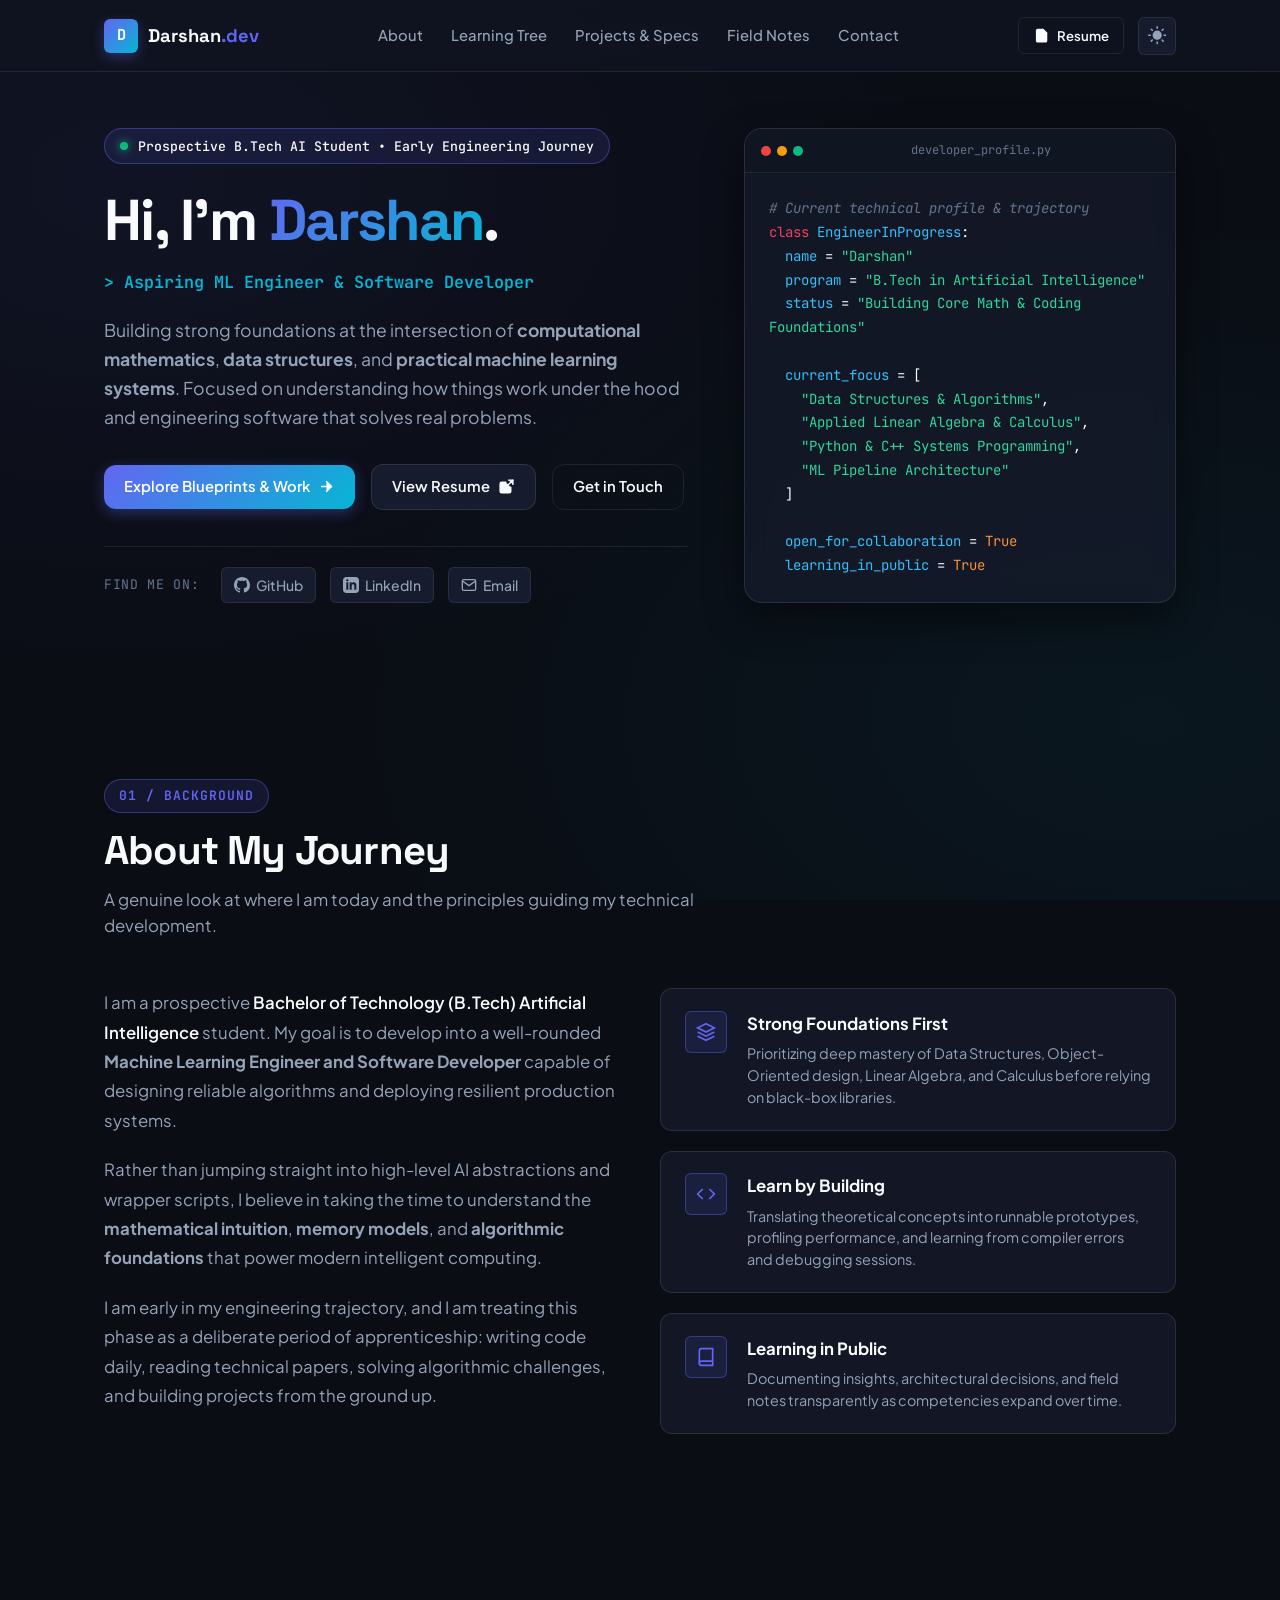
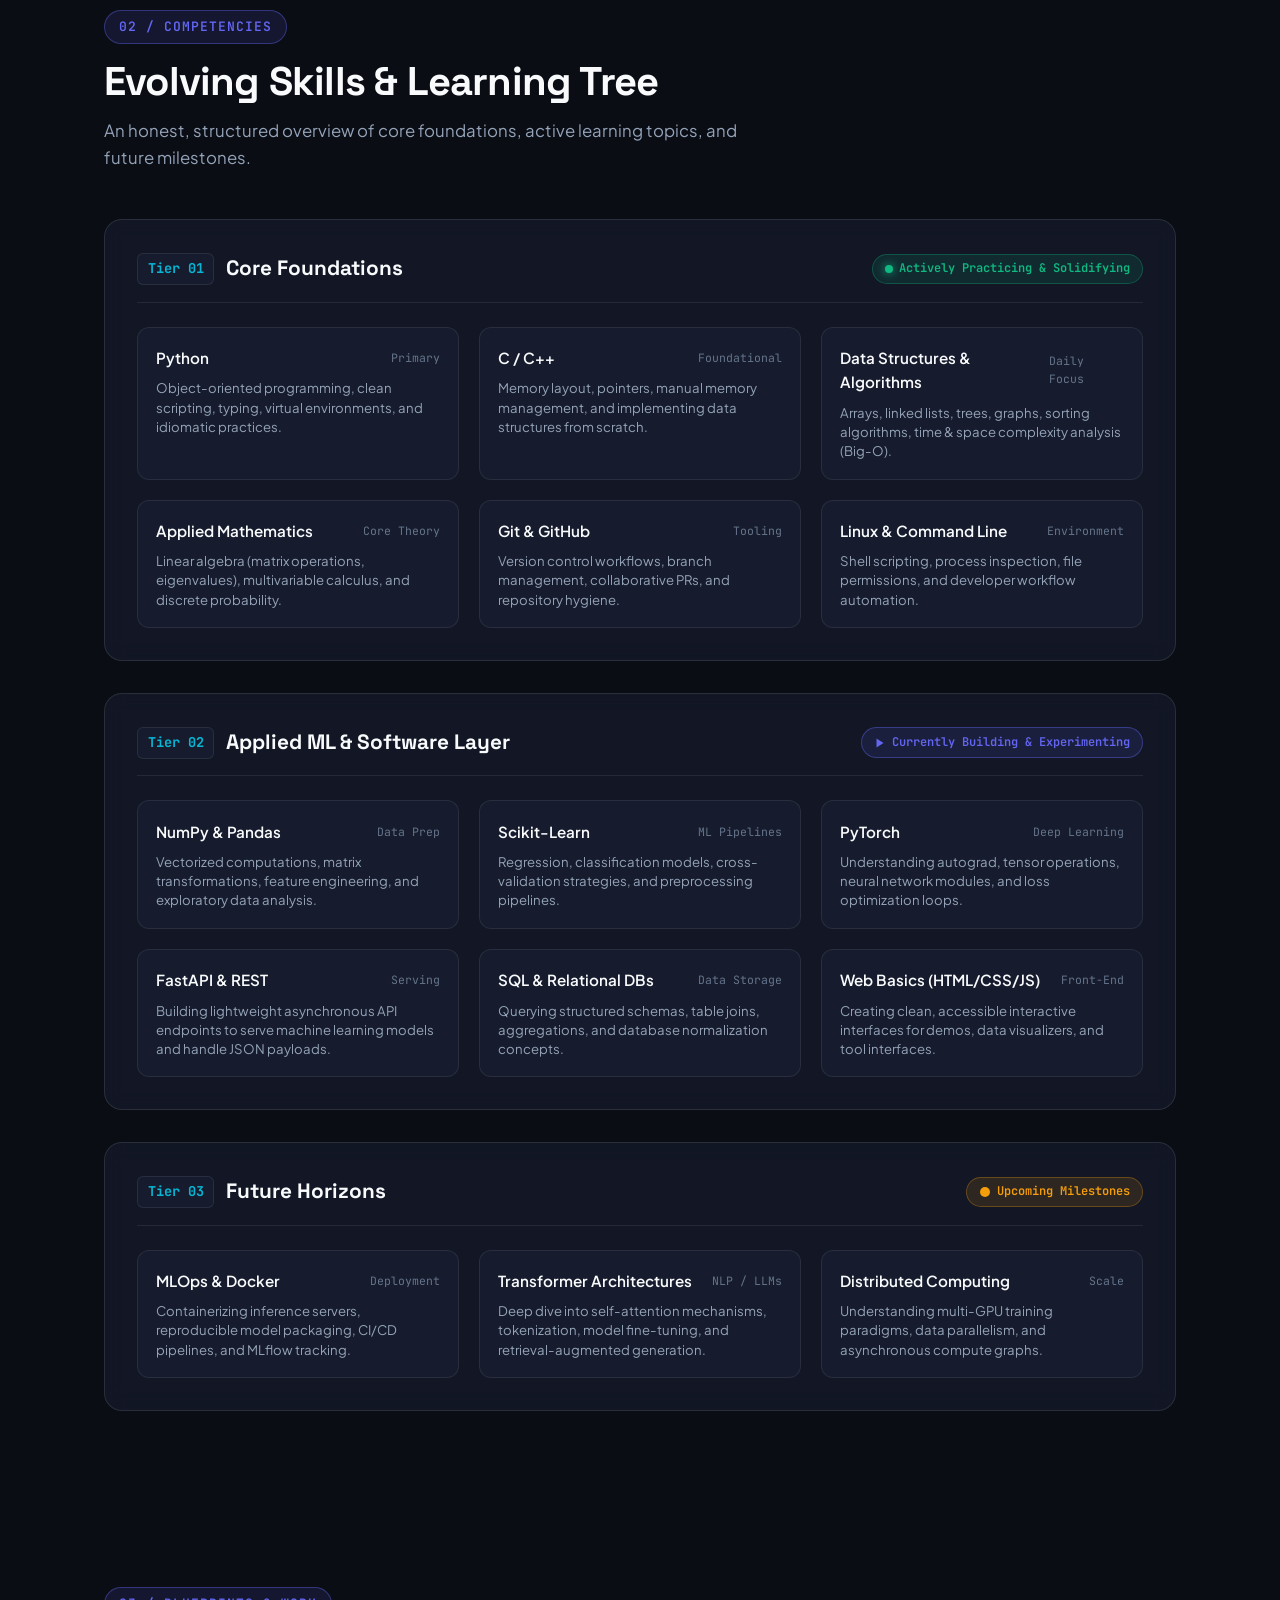
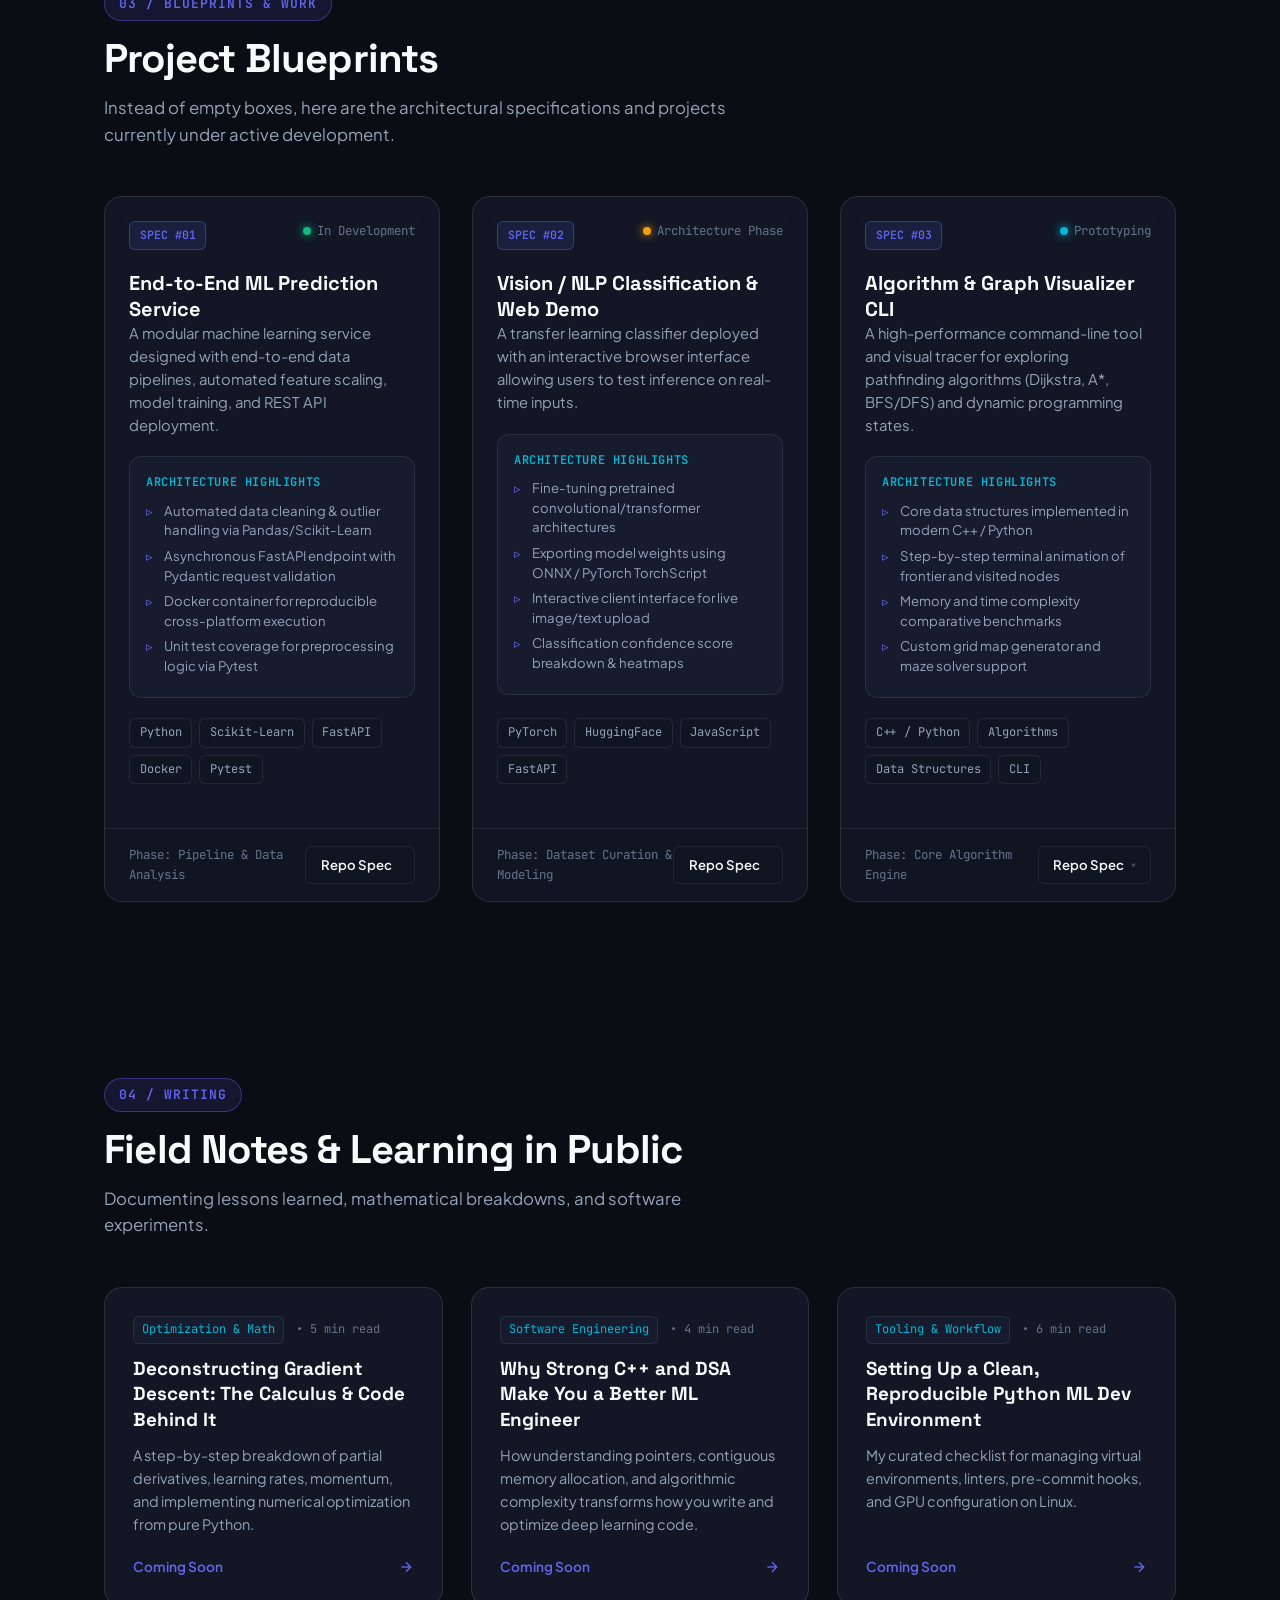
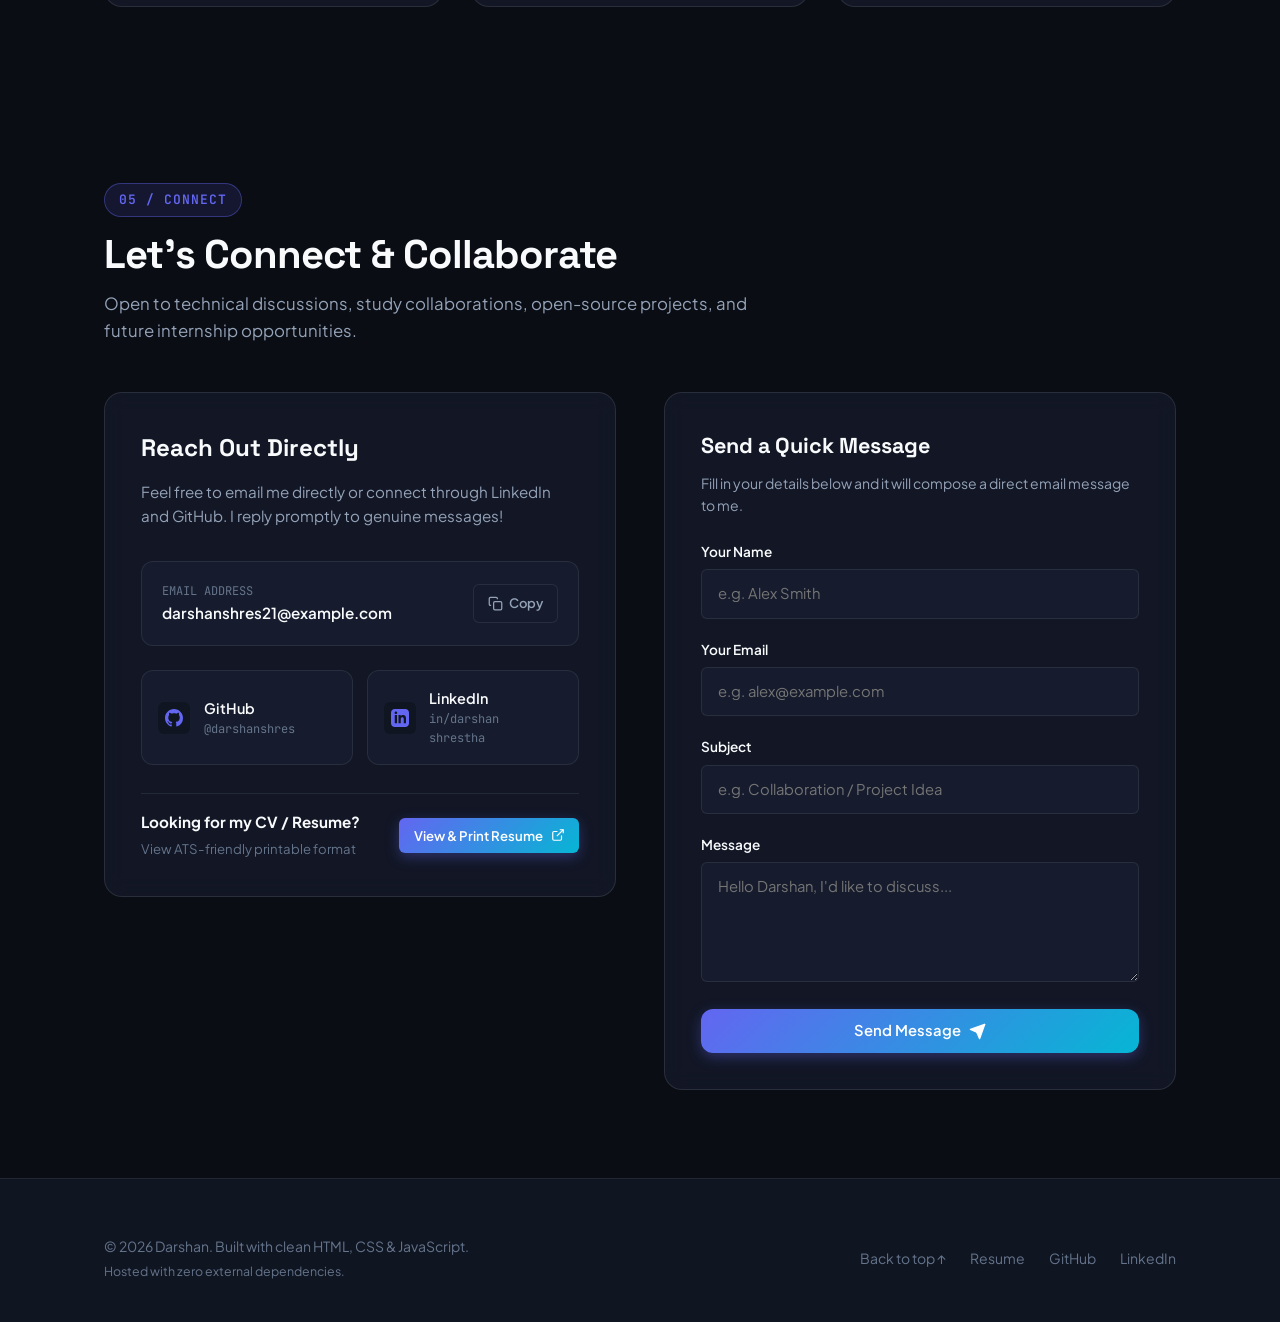
<file: index.html>
<!DOCTYPE html>
<html lang="en" data-theme="dark">
<head>
  <meta charset="UTF-8">
  <meta name="viewport" content="width=device-width, initial-scale=1.0">
  
  <!-- Primary Meta Tags -->
  <!-- EDIT: Replace with your actual name and preferred title -->
  <title>Darshan — Aspiring ML Engineer & B.Tech AI Student</title>
  <meta name="title" content="Darshan — Aspiring ML Engineer & B.Tech AI Student">
  <meta name="description" content="Forward-looking personal portfolio and learning roadmap of an aspiring Machine Learning Engineer and prospective B.Tech AI student.">
  <meta name="keywords" content="Machine Learning, AI, Software Engineering, Python, PyTorch, Data Structures, Portfolio, B.Tech AI">
  <meta name="author" content="Darshan">

  <!-- Open Graph / Social Sharing -->
  <meta property="og:type" content="website">
  <meta property="og:title" content="Darshan — Aspiring ML Engineer & B.Tech AI Student">
  <meta property="og:description" content="Forward-looking personal portfolio, evolving competencies, and project blueprints.">

  <!-- Stylesheet -->
  <link rel="stylesheet" href="css/style.css">
  <link rel="icon" href="data:image/svg+xml,<svg xmlns='http://www.w3.org/2000/svg' viewBox='0 0 100 100'><text y='.9em' font-size='90'>⚡</text></svg>">
</head>
<body>

  <!-- ==========================================================================
       Site Header / Navigation Bar
       ========================================================================== -->
  <header class="site-header" id="header">
    <div class="container nav-container">
      
      <!-- Brand / Logo -->
      <a href="#hero" class="brand-logo" aria-label="Home">
        <div class="logo-icon">D</div>
        <span>Darshan<span style="color: var(--accent-primary)">.dev</span></span>
      </a>

      <!-- Desktop Navigation Menu -->
      <nav class="nav-menu" id="nav-menu" aria-label="Main Navigation">
        <a href="#about" class="nav-link">About</a>
        <a href="#skills" class="nav-link">Learning Tree</a>
        <a href="#projects" class="nav-link">Projects & Specs</a>
        <a href="#notes" class="nav-link">Field Notes</a>
        <a href="#contact" class="nav-link">Contact</a>
      </nav>

      <!-- Right Action Controls -->
      <div class="nav-actions">
        <!-- Resume Link -->
        <a href="resume.html" target="_blank" rel="noopener" class="btn btn-outline btn-sm">
          <svg class="btn-icon" viewBox="0 0 24 24" fill="none" stroke="currentColor" stroke-width="2" stroke-linecap="round" stroke-linejoin="round">
            <path d="M14 2H6a2 2 0 0 0-2 2v16a2 2 0 0 0 2 2h12a2 2 0 0 0 2-2V8z"></path>
            <polyline points="14 2 14 8 20 8"></polyline>
            <line x1="16" y1="13" x2="8" y2="13"></line>
            <line x1="16" y1="17" x2="8" y2="17"></line>
            <polyline points="10 9 9 9 8 9"></polyline>
          </svg>
          <span>Resume</span>
        </a>

        <!-- Dark / Light Theme Toggle -->
        <button class="theme-toggle-btn" id="theme-toggle" aria-label="Toggle light/dark theme">
          <svg class="btn-icon" viewBox="0 0 24 24" fill="none" stroke="currentColor" stroke-width="2" stroke-linecap="round" stroke-linejoin="round">
            <circle cx="12" cy="12" r="5"></circle>
            <line x1="12" y1="1" x2="12" y2="3"></line>
            <line x1="12" y1="21" x2="12" y2="23"></line>
            <line x1="4.22" y1="4.22" x2="5.64" y2="5.64"></line>
            <line x1="18.36" y1="18.36" x2="19.78" y2="19.78"></line>
            <line x1="1" y1="12" x2="3" y2="12"></line>
            <line x1="21" y1="12" x2="23" y2="12"></line>
            <line x1="4.22" y1="19.78" x2="5.64" y2="18.36"></line>
            <line x1="18.36" y1="5.64" x2="19.78" y2="4.22"></line>
          </svg>
        </button>

        <!-- Mobile Drawer Menu Toggle Button -->
        <button class="mobile-menu-btn" id="mobile-menu-toggle" aria-label="Open Navigation Menu" aria-expanded="false">
          <svg width="22" height="22" viewBox="0 0 24 24" fill="none" stroke="currentColor" stroke-width="2" stroke-linecap="round" stroke-linejoin="round">
            <line x1="3" y1="12" x2="21" y2="12"></line>
            <line x1="3" y1="6" x2="21" y2="6"></line>
            <line x1="3" y1="18" x2="21" y2="18"></line>
          </svg>
        </button>
      </div>

    </div>
  </header>

  <!-- ==========================================================================
       1. Hero Section
       ========================================================================== -->
  <section class="section hero-section" id="hero">
    <div class="container hero-grid">
      
      <!-- Left Column: Bio & Core Pitch -->
      <div class="hero-content">
        
        <!-- Live Status Pill -->
        <div class="hero-status">
          <span class="status-dot"></span>
          <span>Prospective B.Tech AI Student &bull; Early Engineering Journey</span>
        </div>

        <!-- Main Headline -->
        <!-- EDIT: Update your name or tagline -->
        <h1 class="hero-title">
          Hi, I'm <span class="gradient-text">Darshan</span>.
        </h1>
        
        <div class="hero-role">
          <span>&gt; Aspiring ML Engineer &amp; Software Developer</span>
        </div>

        <p class="hero-desc">
          Building strong foundations at the intersection of <strong>computational mathematics</strong>, 
          <strong>data structures</strong>, and <strong>practical machine learning systems</strong>. 
          Focused on understanding how things work under the hood and engineering software that solves real problems.
        </p>

        <!-- Hero Actions -->
        <div class="hero-cta-group">
          <a href="#projects" class="btn btn-primary">
            <span>Explore Blueprints &amp; Work</span>
            <svg class="btn-icon" viewBox="0 0 24 24" fill="none" stroke="currentColor" stroke-width="2" stroke-linecap="round" stroke-linejoin="round">
              <line x1="5" y1="12" x2="19" y2="12"></line>
              <polyline points="12 5 19 12 12 19"></polyline>
            </svg>
          </a>
          <a href="resume.html" target="_blank" rel="noopener" class="btn btn-secondary">
            <span>View Resume</span>
            <svg class="btn-icon" viewBox="0 0 24 24" fill="none" stroke="currentColor" stroke-width="2" stroke-linecap="round" stroke-linejoin="round">
              <path d="M18 13v6a2 2 0 0 1-2 2H5a2 2 0 0 1-2-2V8a2 2 0 0 1 2-2h6"></path>
              <polyline points="15 3 21 3 21 9"></polyline>
              <line x1="10" y1="14" x2="21" y2="3"></line>
            </svg>
          </a>
          <a href="#contact" class="btn btn-outline">
            <span>Get in Touch</span>
          </a>
        </div>

        <!-- Social Quick Bar -->
        <div class="hero-social-row">
          <span class="hero-social-label">Find me on:</span>
          
          <!-- EDIT: Update your social URLs -->
          <a href="https://github.com" target="_blank" rel="noopener" class="social-link-btn">
            <svg width="16" height="16" fill="currentColor" viewBox="0 0 24 24"><path d="M12 0C5.37 0 0 5.37 0 12c0 5.31 3.435 9.795 8.205 11.385.6.105.825-.255.825-.57 0-.285-.015-1.23-.015-2.235-3.015.555-3.795-.735-4.035-1.41-.135-.345-.72-1.41-1.23-1.695-.42-.225-1.02-.78-.015-.795.945-.015 1.62.87 1.845 1.23 1.08 1.815 2.805 1.305 3.495.99.105-.78.42-1.305.765-1.605-2.67-.3-5.46-1.335-5.46-5.925 0-1.305.465-2.385 1.23-3.225-.12-.3-.54-1.53.12-3.18 0 0 1.005-.315 3.3 1.23.96-.27 1.98-.405 3-.405s2.04.135 3 .405c2.295-1.56 3.3-1.23 3.3-1.23.66 1.65.24 2.88.12 3.18.765.84 1.23 1.905 1.23 3.225 0 4.605-2.805 5.625-5.475 5.925.435.375.81 1.095.81 2.22 0 1.605-.015 2.895-.015 3.3 0 .315.225.69.825.57A12.02 12.02 0 0024 12c0-6.63-5.37-12-12-12z"/></svg>
            <span>GitHub</span>
          </a>

          <a href="https://linkedin.com" target="_blank" rel="noopener" class="social-link-btn">
            <svg width="16" height="16" fill="currentColor" viewBox="0 0 24 24"><path d="M19 0h-14c-2.761 0-5 2.239-5 5v14c0 2.761 2.239 5 5 5h14c2.762 0 5-2.239 5-5v-14c0-2.761-2.238-5-5-5zm-11 19h-3v-11h3v11zm-1.5-12.268c-.966 0-1.75-.79-1.75-1.764s.784-1.764 1.75-1.764 1.75.79 1.75 1.764-.783 1.764-1.75 1.764zm13.5 12.268h-3v-5.604c0-3.368-4-3.113-4 0v5.604h-3v-11h3v1.765c1.396-2.586 7-2.777 7 2.476v6.759z"/></svg>
            <span>LinkedIn</span>
          </a>

          <a href="mailto:darshan@example.com" class="social-link-btn">
            <svg width="16" height="16" fill="none" stroke="currentColor" stroke-width="2" viewBox="0 0 24 24"><path d="M4 4h16c1.1 0 2 .9 2 2v12c0 1.1-.9 2-2 2H4c-1.1 0-2-.9-2-2V6c0-1.1.9-2 2-2z"></path><polyline points="22,6 12,13 2,6"></polyline></svg>
            <span>Email</span>
          </a>
        </div>

      </div>

      <!-- Right Column: Interactive Code Snapshot -->
      <div class="hero-code-card">
        <div class="terminal-header">
          <div class="terminal-dots">
            <span class="terminal-dot dot-red"></span>
            <span class="terminal-dot dot-yellow"></span>
            <span class="terminal-dot dot-green"></span>
          </div>
          <span class="terminal-title">developer_profile.py</span>
          <span></span>
        </div>
        <div class="terminal-body">
          <p><span class="code-comment"># Current technical profile &amp; trajectory</span></p>
          <p><span class="code-keyword">class</span> <span class="code-var">EngineerInProgress</span>:</p>
          <p>&nbsp;&nbsp;<span class="code-var">name</span> = <span class="code-str">"Darshan"</span></p>
          <p>&nbsp;&nbsp;<span class="code-var">program</span> = <span class="code-str">"B.Tech in Artificial Intelligence"</span></p>
          <p>&nbsp;&nbsp;<span class="code-var">status</span> = <span class="code-str">"Building Core Math &amp; Coding Foundations"</span></p>
          <br>
          <p>&nbsp;&nbsp;<span class="code-var">current_focus</span> = [</p>
          <p>&nbsp;&nbsp;&nbsp;&nbsp;<span class="code-str">"Data Structures &amp; Algorithms"</span>,</p>
          <p>&nbsp;&nbsp;&nbsp;&nbsp;<span class="code-str">"Applied Linear Algebra &amp; Calculus"</span>,</p>
          <p>&nbsp;&nbsp;&nbsp;&nbsp;<span class="code-str">"Python &amp; C++ Systems Programming"</span>,</p>
          <p>&nbsp;&nbsp;&nbsp;&nbsp;<span class="code-str">"ML Pipeline Architecture"</span></p>
          <p>&nbsp;&nbsp;]</p>
          <br>
          <p>&nbsp;&nbsp;<span class="code-var">open_for_collaboration</span> = <span class="code-bool">True</span></p>
          <p>&nbsp;&nbsp;<span class="code-var">learning_in_public</span> = <span class="code-bool">True</span></p>
        </div>
      </div>

    </div>
  </section>

  <!-- ==========================================================================
       2. About Section
       ========================================================================== -->
  <section class="section" id="about">
    <div class="container">
      
      <div class="section-header">
        <span class="section-tag">01 / Background</span>
        <h2 class="section-title">About My Journey</h2>
        <p class="section-subtitle">
          A genuine look at where I am today and the principles guiding my technical development.
        </p>
      </div>

      <div class="about-grid">
        
        <!-- Left: Personal Story -->
        <div class="about-text">
          <p>
            I am a prospective <span class="about-highlight">Bachelor of Technology (B.Tech) Artificial Intelligence</span> student. 
            My goal is to develop into a well-rounded <strong>Machine Learning Engineer and Software Developer</strong> 
            capable of designing reliable algorithms and deploying resilient production systems.
          </p>
          <p>
            Rather than jumping straight into high-level AI abstractions and wrapper scripts, I believe in taking the time 
            to understand the <strong>mathematical intuition</strong>, <strong>memory models</strong>, and 
            <strong>algorithmic foundations</strong> that power modern intelligent computing.
          </p>
          <p>
            I am early in my engineering trajectory, and I am treating this phase as a deliberate period of apprenticeship: 
            writing code daily, reading technical papers, solving algorithmic challenges, and building projects from the ground up.
          </p>
        </div>

        <!-- Right: Core Philosophy Cards -->
        <div class="about-pillars">
          
          <div class="pillar-card">
            <div class="pillar-icon-box">
              <svg width="20" height="20" fill="none" stroke="currentColor" stroke-width="2" viewBox="0 0 24 24"><polygon points="12 2 2 7 12 12 22 7 12 2"></polygon><polyline points="2 17 12 22 22 17"></polyline><polyline points="2 12 12 17 22 12"></polyline></svg>
            </div>
            <div>
              <h3 class="pillar-title">Strong Foundations First</h3>
              <p class="pillar-desc">
                Prioritizing deep mastery of Data Structures, Object-Oriented design, Linear Algebra, and Calculus before relying on black-box libraries.
              </p>
            </div>
          </div>

          <div class="pillar-card">
            <div class="pillar-icon-box">
              <svg width="20" height="20" fill="none" stroke="currentColor" stroke-width="2" viewBox="0 0 24 24"><polyline points="16 18 22 12 16 6"></polyline><polyline points="8 6 2 12 8 18"></polyline></svg>
            </div>
            <div>
              <h3 class="pillar-title">Learn by Building</h3>
              <p class="pillar-desc">
                Translating theoretical concepts into runnable prototypes, profiling performance, and learning from compiler errors and debugging sessions.
              </p>
            </div>
          </div>

          <div class="pillar-card">
            <div class="pillar-icon-box">
              <svg width="20" height="20" fill="none" stroke="currentColor" stroke-width="2" viewBox="0 0 24 24"><path d="M4 19.5A2.5 2.5 0 0 1 6.5 17H20"></path><path d="M6.5 2H20v20H6.5A2.5 2.5 0 0 1 4 19.5v-15A2.5 2.5 0 0 1 6.5 2z"></path></svg>
            </div>
            <div>
              <h3 class="pillar-title">Learning in Public</h3>
              <p class="pillar-desc">
                Documenting insights, architectural decisions, and field notes transparently as competencies expand over time.
              </p>
            </div>
          </div>

        </div>

      </div>

    </div>
  </section>

  <!-- ==========================================================================
       3. Skills & Learning Roadmap Section
       ========================================================================== -->
  <section class="section" id="skills">
    <div class="container">
      
      <div class="section-header">
        <span class="section-tag">02 / Competencies</span>
        <h2 class="section-title">Evolving Skills &amp; Learning Tree</h2>
        <p class="section-subtitle">
          An honest, structured overview of core foundations, active learning topics, and future milestones.
        </p>
      </div>

      <div class="roadmap-container">
        
        <!-- Tier 1: Core Foundations -->
        <div class="tier-card">
          <div class="tier-header">
            <div class="tier-title-group">
              <span class="tier-number">Tier 01</span>
              <h3 class="tier-title">Core Foundations</h3>
            </div>
            <span class="tier-badge badge-active">
              <span class="status-dot"></span>
              Actively Practicing &amp; Solidifying
            </span>
          </div>

          <div class="skills-grid">
            <div class="skill-item">
              <div class="skill-header">
                <span class="skill-name">Python</span>
                <span class="skill-status-tag">Primary</span>
              </div>
              <p class="skill-desc">Object-oriented programming, clean scripting, typing, virtual environments, and idiomatic practices.</p>
            </div>

            <div class="skill-item">
              <div class="skill-header">
                <span class="skill-name">C / C++</span>
                <span class="skill-status-tag">Foundational</span>
              </div>
              <p class="skill-desc">Memory layout, pointers, manual memory management, and implementing data structures from scratch.</p>
            </div>

            <div class="skill-item">
              <div class="skill-header">
                <span class="skill-name">Data Structures &amp; Algorithms</span>
                <span class="skill-status-tag">Daily Focus</span>
              </div>
              <p class="skill-desc">Arrays, linked lists, trees, graphs, sorting algorithms, time &amp; space complexity analysis (Big-O).</p>
            </div>

            <div class="skill-item">
              <div class="skill-header">
                <span class="skill-name">Applied Mathematics</span>
                <span class="skill-status-tag">Core Theory</span>
              </div>
              <p class="skill-desc">Linear algebra (matrix operations, eigenvalues), multivariable calculus, and discrete probability.</p>
            </div>

            <div class="skill-item">
              <div class="skill-header">
                <span class="skill-name">Git &amp; GitHub</span>
                <span class="skill-status-tag">Tooling</span>
              </div>
              <p class="skill-desc">Version control workflows, branch management, collaborative PRs, and repository hygiene.</p>
            </div>

            <div class="skill-item">
              <div class="skill-header">
                <span class="skill-name">Linux &amp; Command Line</span>
                <span class="skill-status-tag">Environment</span>
              </div>
              <p class="skill-desc">Shell scripting, process inspection, file permissions, and developer workflow automation.</p>
            </div>
          </div>
        </div>

        <!-- Tier 2: Currently Learning -->
        <div class="tier-card">
          <div class="tier-header">
            <div class="tier-title-group">
              <span class="tier-number">Tier 02</span>
              <h3 class="tier-title">Applied ML &amp; Software Layer</h3>
            </div>
            <span class="tier-badge badge-learning">
              <svg width="12" height="12" fill="currentColor" viewBox="0 0 24 24"><polygon points="5 3 19 12 5 21 5 3"></polygon></svg>
              Currently Building &amp; Experimenting
            </span>
          </div>

          <div class="skills-grid">
            <div class="skill-item">
              <div class="skill-header">
                <span class="skill-name">NumPy &amp; Pandas</span>
                <span class="skill-status-tag">Data Prep</span>
              </div>
              <p class="skill-desc">Vectorized computations, matrix transformations, feature engineering, and exploratory data analysis.</p>
            </div>

            <div class="skill-item">
              <div class="skill-header">
                <span class="skill-name">Scikit-Learn</span>
                <span class="skill-status-tag">ML Pipelines</span>
              </div>
              <p class="skill-desc">Regression, classification models, cross-validation strategies, and preprocessing pipelines.</p>
            </div>

            <div class="skill-item">
              <div class="skill-header">
                <span class="skill-name">PyTorch</span>
                <span class="skill-status-tag">Deep Learning</span>
              </div>
              <p class="skill-desc">Understanding autograd, tensor operations, neural network modules, and loss optimization loops.</p>
            </div>

            <div class="skill-item">
              <div class="skill-header">
                <span class="skill-name">FastAPI &amp; REST</span>
                <span class="skill-status-tag">Serving</span>
              </div>
              <p class="skill-desc">Building lightweight asynchronous API endpoints to serve machine learning models and handle JSON payloads.</p>
            </div>

            <div class="skill-item">
              <div class="skill-header">
                <span class="skill-name">SQL &amp; Relational DBs</span>
                <span class="skill-status-tag">Data Storage</span>
              </div>
              <p class="skill-desc">Querying structured schemas, table joins, aggregations, and database normalization concepts.</p>
            </div>

            <div class="skill-item">
              <div class="skill-header">
                <span class="skill-name">Web Basics (HTML/CSS/JS)</span>
                <span class="skill-status-tag">Front-End</span>
              </div>
              <p class="skill-desc">Creating clean, accessible interactive interfaces for demos, data visualizers, and tool interfaces.</p>
            </div>
          </div>
        </div>

        <!-- Tier 3: Future Horizons -->
        <div class="tier-card">
          <div class="tier-header">
            <div class="tier-title-group">
              <span class="tier-number">Tier 03</span>
              <h3 class="tier-title">Future Horizons</h3>
            </div>
            <span class="tier-badge badge-planned">
              <svg width="12" height="12" fill="currentColor" viewBox="0 0 24 24"><circle cx="12" cy="12" r="10"></circle></svg>
              Upcoming Milestones
            </span>
          </div>

          <div class="skills-grid">
            <div class="skill-item">
              <div class="skill-header">
                <span class="skill-name">MLOps &amp; Docker</span>
                <span class="skill-status-tag">Deployment</span>
              </div>
              <p class="skill-desc">Containerizing inference servers, reproducible model packaging, CI/CD pipelines, and MLflow tracking.</p>
            </div>

            <div class="skill-item">
              <div class="skill-header">
                <span class="skill-name">Transformer Architectures</span>
                <span class="skill-status-tag">NLP / LLMs</span>
              </div>
              <p class="skill-desc">Deep dive into self-attention mechanisms, tokenization, model fine-tuning, and retrieval-augmented generation.</p>
            </div>

            <div class="skill-item">
              <div class="skill-header">
                <span class="skill-name">Distributed Computing</span>
                <span class="skill-status-tag">Scale</span>
              </div>
              <p class="skill-desc">Understanding multi-GPU training paradigms, data parallelism, and asynchronous compute graphs.</p>
            </div>
          </div>
        </div>

      </div>

    </div>
  </section>

  <!-- ==========================================================================
       4. Planned & In-Progress Projects
       ========================================================================== -->
  <section class="section" id="projects">
    <div class="container">
      
      <div class="section-header">
        <span class="section-tag">03 / Blueprints &amp; Work</span>
        <h2 class="section-title">Project Blueprints</h2>
        <p class="section-subtitle">
          Instead of empty boxes, here are the architectural specifications and projects currently under active development.
        </p>
      </div>

      <div class="projects-grid">
        
        <!-- Project 1 Card -->
        <article class="project-card">
          <div class="project-card-header">
            <span class="project-blueprint-badge">Spec #01</span>
            <span class="project-status">
              <span class="status-dot"></span> In Development
            </span>
          </div>

          <div class="project-body">
            <h3 class="project-title">End-to-End ML Prediction Service</h3>
            <p class="project-summary">
              A modular machine learning service designed with end-to-end data pipelines, automated feature scaling, model training, and REST API deployment.
            </p>

            <div class="project-spec-box">
              <div class="spec-title">Architecture Highlights</div>
              <ul class="spec-list">
                <li>Automated data cleaning &amp; outlier handling via Pandas/Scikit-Learn</li>
                <li>Asynchronous FastAPI endpoint with Pydantic request validation</li>
                <li>Docker container for reproducible cross-platform execution</li>
                <li>Unit test coverage for preprocessing logic via Pytest</li>
              </ul>
            </div>

            <div class="project-tech-tags">
              <span class="tech-tag">Python</span>
              <span class="tech-tag">Scikit-Learn</span>
              <span class="tech-tag">FastAPI</span>
              <span class="tech-tag">Docker</span>
              <span class="tech-tag">Pytest</span>
            </div>
          </div>

          <div class="project-footer">
            <span class="project-status">Phase: Pipeline &amp; Data Analysis</span>
            <!-- EDIT: Update repository link when created -->
            <a href="https://github.com" target="_blank" rel="noopener" class="btn btn-outline btn-sm">
              <span>Repo Spec</span>
              <svg width="14" height="14" fill="none" stroke="currentColor" stroke-width="2" viewBox="0 0 24 24"><path d="M18 13v6a2 2 0 0 1-2 2H5a2 2 0 0 1-2-2V8a2 2 0 0 1 2-2h6"></path><polyline points="15 3 21 3 21 9"></polyline><line x1="10" y1="14" x2="21" y2="3"></line></svg>
            </a>
          </div>
        </article>

        <!-- Project 2 Card -->
        <article class="project-card">
          <div class="project-card-header">
            <span class="project-blueprint-badge">Spec #02</span>
            <span class="project-status">
              <span class="status-dot" style="background: var(--accent-amber); box-shadow: 0 0 10px var(--accent-amber);"></span> Architecture Phase
            </span>
          </div>

          <div class="project-body">
            <h3 class="project-title">Vision / NLP Classification &amp; Web Demo</h3>
            <p class="project-summary">
              A transfer learning classifier deployed with an interactive browser interface allowing users to test inference on real-time inputs.
            </p>

            <div class="project-spec-box">
              <div class="spec-title">Architecture Highlights</div>
              <ul class="spec-list">
                <li>Fine-tuning pretrained convolutional/transformer architectures</li>
                <li>Exporting model weights using ONNX / PyTorch TorchScript</li>
                <li>Interactive client interface for live image/text upload</li>
                <li>Classification confidence score breakdown &amp; heatmaps</li>
              </ul>
            </div>

            <div class="project-tech-tags">
              <span class="tech-tag">PyTorch</span>
              <span class="tech-tag">HuggingFace</span>
              <span class="tech-tag">JavaScript</span>
              <span class="tech-tag">FastAPI</span>
            </div>
          </div>

          <div class="project-footer">
            <span class="project-status">Phase: Dataset Curation &amp; Modeling</span>
            <!-- EDIT: Update repository link when created -->
            <a href="https://github.com" target="_blank" rel="noopener" class="btn btn-outline btn-sm">
              <span>Repo Spec</span>
              <svg width="14" height="14" fill="none" stroke="currentColor" stroke-width="2" viewBox="0 0 24 24"><path d="M18 13v6a2 2 0 0 1-2 2H5a2 2 0 0 1-2-2V8a2 2 0 0 1 2-2h6"></path><polyline points="15 3 21 3 21 9"></polyline><line x1="10" y1="14" x2="21" y2="3"></line></svg>
            </a>
          </div>
        </article>

        <!-- Project 3 Card -->
        <article class="project-card">
          <div class="project-card-header">
            <span class="project-blueprint-badge">Spec #03</span>
            <span class="project-status">
              <span class="status-dot" style="background: var(--accent-secondary); box-shadow: 0 0 10px var(--accent-secondary);"></span> Prototyping
            </span>
          </div>

          <div class="project-body">
            <h3 class="project-title">Algorithm &amp; Graph Visualizer CLI</h3>
            <p class="project-summary">
              A high-performance command-line tool and visual tracer for exploring pathfinding algorithms (Dijkstra, A*, BFS/DFS) and dynamic programming states.
            </p>

            <div class="project-spec-box">
              <div class="spec-title">Architecture Highlights</div>
              <ul class="spec-list">
                <li>Core data structures implemented in modern C++ / Python</li>
                <li>Step-by-step terminal animation of frontier and visited nodes</li>
                <li>Memory and time complexity comparative benchmarks</li>
                <li>Custom grid map generator and maze solver support</li>
              </ul>
            </div>

            <div class="project-tech-tags">
              <span class="tech-tag">C++ / Python</span>
              <span class="tech-tag">Algorithms</span>
              <span class="tech-tag">Data Structures</span>
              <span class="tech-tag">CLI</span>
            </div>
          </div>

          <div class="project-footer">
            <span class="project-status">Phase: Core Algorithm Engine</span>
            <!-- EDIT: Update repository link when created -->
            <a href="https://github.com" target="_blank" rel="noopener" class="btn btn-outline btn-sm">
              <span>Repo Spec</span>
              <svg width="14" height="14" fill="none" stroke="currentColor" stroke-width="2" viewBox="0 0 24 24"><path d="M18 13v6a2 2 0 0 1-2 2H5a2 2 0 0 1-2-2V8a2 2 0 0 1 2-2h6"></path><polyline points="15 3 21 3 21 9"></polyline><line x1="10" y1="14" x2="21" y2="3"></line></svg>
            </a>
          </div>
        </article>

      </div>

    </div>
  </section>

  <!-- ==========================================================================
       5. Blog / Notes / Field Notes Section
       ========================================================================== -->
  <section class="section" id="notes">
    <div class="container">
      
      <div class="section-header">
        <span class="section-tag">04 / Writing</span>
        <h2 class="section-title">Field Notes &amp; Learning in Public</h2>
        <p class="section-subtitle">
          Documenting lessons learned, mathematical breakdowns, and software experiments.
        </p>
      </div>

      <div class="notes-grid">
        
        <!-- Note 1 -->
        <article class="note-card">
          <div class="note-meta">
            <span class="note-tag">Optimization &amp; Math</span>
            <span>&bull; 5 min read</span>
          </div>
          <h3 class="note-title">Deconstructing Gradient Descent: The Calculus &amp; Code Behind It</h3>
          <p class="note-excerpt">
            A step-by-step breakdown of partial derivatives, learning rates, momentum, and implementing numerical optimization from pure Python.
          </p>
          <div class="note-footer">
            <span>Coming Soon</span>
            <svg width="16" height="16" fill="none" stroke="currentColor" stroke-width="2" viewBox="0 0 24 24"><line x1="5" y1="12" x2="19" y2="12"></line><polyline points="12 5 19 12 12 19"></polyline></svg>
          </div>
        </article>

        <!-- Note 2 -->
        <article class="note-card">
          <div class="note-meta">
            <span class="note-tag">Software Engineering</span>
            <span>&bull; 4 min read</span>
          </div>
          <h3 class="note-title">Why Strong C++ and DSA Make You a Better ML Engineer</h3>
          <p class="note-excerpt">
            How understanding pointers, contiguous memory allocation, and algorithmic complexity transforms how you write and optimize deep learning code.
          </p>
          <div class="note-footer">
            <span>Coming Soon</span>
            <svg width="16" height="16" fill="none" stroke="currentColor" stroke-width="2" viewBox="0 0 24 24"><line x1="5" y1="12" x2="19" y2="12"></line><polyline points="12 5 19 12 12 19"></polyline></svg>
          </div>
        </article>

        <!-- Note 3 -->
        <article class="note-card">
          <div class="note-meta">
            <span class="note-tag">Tooling &amp; Workflow</span>
            <span>&bull; 6 min read</span>
          </div>
          <h3 class="note-title">Setting Up a Clean, Reproducible Python ML Dev Environment</h3>
          <p class="note-excerpt">
            My curated checklist for managing virtual environments, linters, pre-commit hooks, and GPU configuration on Linux.
          </p>
          <div class="note-footer">
            <span>Coming Soon</span>
            <svg width="16" height="16" fill="none" stroke="currentColor" stroke-width="2" viewBox="0 0 24 24"><line x1="5" y1="12" x2="19" y2="12"></line><polyline points="12 5 19 12 12 19"></polyline></svg>
          </div>
        </article>

      </div>

    </div>
  </section>

  <!-- ==========================================================================
       6. Contact & Resume Section (Front & Center Visibility)
       ========================================================================== -->
  <section class="section" id="contact">
    <div class="container">
      
      <div class="section-header">
        <span class="section-tag">05 / Connect</span>
        <h2 class="section-title">Let's Connect &amp; Collaborate</h2>
        <p class="section-subtitle">
          Open to technical discussions, study collaborations, open-source projects, and future internship opportunities.
        </p>
      </div>

      <div class="contact-grid">
        
        <!-- Left: Direct Info & Social Cards -->
        <div class="contact-card-main">
          <h3>Reach Out Directly</h3>
          <p>
            Feel free to email me directly or connect through LinkedIn and GitHub. I reply promptly to genuine messages!
          </p>

          <!-- Direct Email Box with 1-Click Copy -->
          <div class="contact-direct-box">
            <div>
              <div class="direct-email-label">Email Address</div>
              <!-- EDIT: Replace with your actual email address -->
              <div class="direct-email-value" id="email-address-text">darshanshres21@example.com</div>
            </div>
            <button class="copy-btn" id="copy-email-btn" title="Copy Email to Clipboard">
              <svg width="15" height="15" fill="none" stroke="currentColor" stroke-width="2" viewBox="0 0 24 24"><rect x="9" y="9" width="13" height="13" rx="2" ry="2"></rect><path d="M5 15H4a2 2 0 0 1-2-2V4a2 2 0 0 1 2-2h9a2 2 0 0 1 2 2v1"></path></svg>
              <span>Copy</span>
            </button>
          </div>

          <!-- Social Links Matrix -->
          <div class="social-grid">
            
            <a href="https://github.com" target="_blank" rel="noopener" class="social-card">
              <div class="social-card-icon">
                <svg width="18" height="18" fill="currentColor" viewBox="0 0 24 24"><path d="M12 0C5.37 0 0 5.37 0 12c0 5.31 3.435 9.795 8.205 11.385.6.105.825-.255.825-.57 0-.285-.015-1.23-.015-2.235-3.015.555-3.795-.735-4.035-1.41-.135-.345-.72-1.41-1.23-1.695-.42-.225-1.02-.78-.015-.795.945-.015 1.62.87 1.845 1.23 1.08 1.815 2.805 1.305 3.495.99.105-.78.42-1.305.765-1.605-2.67-.3-5.46-1.335-5.46-5.925 0-1.305.465-2.385 1.23-3.225-.12-.3-.54-1.53.12-3.18 0 0 1.005-.315 3.3 1.23.96-.27 1.98-.405 3-.405s2.04.135 3 .405c2.295-1.56 3.3-1.23 3.3-1.23.66 1.65.24 2.88.12 3.18.765.84 1.23 1.905 1.23 3.225 0 4.605-2.805 5.625-5.475 5.925.435.375.81 1.095.81 2.22 0 1.605-.015 2.895-.015 3.3 0 .315.225.69.825.57A12.02 12.02 0 0024 12c0-6.63-5.37-12-12-12z"/></svg>
              </div>
              <div>
                <div class="social-card-title">GitHub</div>
                <div class="social-card-handle">@darshanshres</div>
              </div>
            </a>

            <a href="https://linkedin.com" target="_blank" rel="noopener" class="social-card">
              <div class="social-card-icon">
                <svg width="18" height="18" fill="currentColor" viewBox="0 0 24 24"><path d="M19 0h-14c-2.761 0-5 2.239-5 5v14c0 2.761 2.239 5 5 5h14c2.762 0 5-2.239 5-5v-14c0-2.761-2.238-5-5-5zm-11 19h-3v-11h3v11zm-1.5-12.268c-.966 0-1.75-.79-1.75-1.764s.784-1.764 1.75-1.764 1.75.79 1.75 1.764-.783 1.764-1.75 1.764zm13.5 12.268h-3v-5.604c0-3.368-4-3.113-4 0v5.604h-3v-11h3v1.765c1.396-2.586 7-2.777 7 2.476v6.759z"/></svg>
              </div>
              <div>
                <div class="social-card-title">LinkedIn</div>
                <div class="social-card-handle">in/darshan shrestha</div>
              </div>
            </a>

          </div>

          <!-- Resume Callout Action -->
          <div style="padding-top: 1rem; border-top: 1px solid var(--border-subtle); display: flex; align-items: center; justify-content: space-between; flex-wrap: wrap; gap: 1rem;">
            <div>
              <strong style="display: block; font-size: 0.95rem;">Looking for my CV / Resume?</strong>
              <span style="font-size: 0.825rem; color: var(--text-muted);">View ATS-friendly printable format</span>
            </div>
            <a href="resume.html" target="_blank" rel="noopener" class="btn btn-primary btn-sm">
              <span>View &amp; Print Resume</span>
              <svg width="14" height="14" fill="none" stroke="currentColor" stroke-width="2" viewBox="0 0 24 24"><path d="M18 13v6a2 2 0 0 1-2 2H5a2 2 0 0 1-2-2V8a2 2 0 0 1 2-2h6"></path><polyline points="15 3 21 3 21 9"></polyline><line x1="10" y1="14" x2="21" y2="3"></line></svg>
            </a>
          </div>

        </div>

        <!-- Right: Fast Contact Form -->
        <div class="contact-form-card">
          <h3 style="font-family: var(--font-heading); font-size: 1.35rem; font-weight: 700; margin-bottom: 0.5rem;">Send a Quick Message</h3>
          <p style="color: var(--text-secondary); font-size: 0.875rem; margin-bottom: 1.5rem;">
            Fill in your details below and it will compose a direct email message to me.
          </p>

          <form id="contact-form">
            <div class="form-group">
              <label for="form-name" class="form-label">Your Name</label>
              <input type="text" id="form-name" class="form-input" placeholder="e.g. Alex Smith" required>
            </div>

            <div class="form-group">
              <label for="form-email" class="form-label">Your Email</label>
              <input type="email" id="form-email" class="form-input" placeholder="e.g. alex@example.com" required>
            </div>

            <div class="form-group">
              <label for="form-subject" class="form-label">Subject</label>
              <input type="text" id="form-subject" class="form-input" placeholder="e.g. Collaboration / Project Idea">
            </div>

            <div class="form-group">
              <label for="form-message" class="form-label">Message</label>
              <textarea id="form-message" class="form-textarea" placeholder="Hello Darshan, I'd like to discuss..." required></textarea>
            </div>

            <button type="submit" class="btn btn-primary" style="width: 100%;">
              <span>Send Message</span>
              <svg class="btn-icon" viewBox="0 0 24 24" fill="none" stroke="currentColor" stroke-width="2" stroke-linecap="round" stroke-linejoin="round">
                <line x1="22" y1="2" x2="11" y2="13"></line>
                <polygon points="22 2 15 22 11 13 2 9 22 2"></polygon>
              </svg>
            </button>
          </form>
        </div>

      </div>

    </div>
  </section>

  <!-- ==========================================================================
       7. Footer
       ========================================================================== -->
  <footer class="site-footer">
    <div class="container footer-content">
      <div>
        <p>&copy; <span id="current-year">2026</span> Darshan. Built with clean HTML, CSS &amp; JavaScript.</p>
        <p style="font-size: 0.775rem; margin-top: 0.25rem;">Hosted with zero external dependencies.</p>
      </div>

      <div class="footer-links">
        <a href="#hero">Back to top ↑</a>
        <a href="resume.html" target="_blank" rel="noopener">Resume</a>
        <a href="https://github.com" target="_blank" rel="noopener">GitHub</a>
        <a href="https://linkedin.com" target="_blank" rel="noopener">LinkedIn</a>
      </div>
    </div>
  </footer>

  <!-- ==========================================================================
       Toast Notification Element
       ========================================================================== -->
  <div class="toast-notification" id="toast-notification" role="status" aria-live="polite">
    <svg width="18" height="18" fill="none" stroke="currentColor" stroke-width="2" viewBox="0 0 24 24">
      <path d="M22 11.08V12a10 10 0 1 1-5.93-9.14"></path>
      <polyline points="22 4 12 14.01 9 11.01"></polyline>
    </svg>
    <span id="toast-message">Copied to clipboard!</span>
  </div>

  <!-- Scripts -->
  <script src="js/main.js"></script>
</body>
</html>
</file>
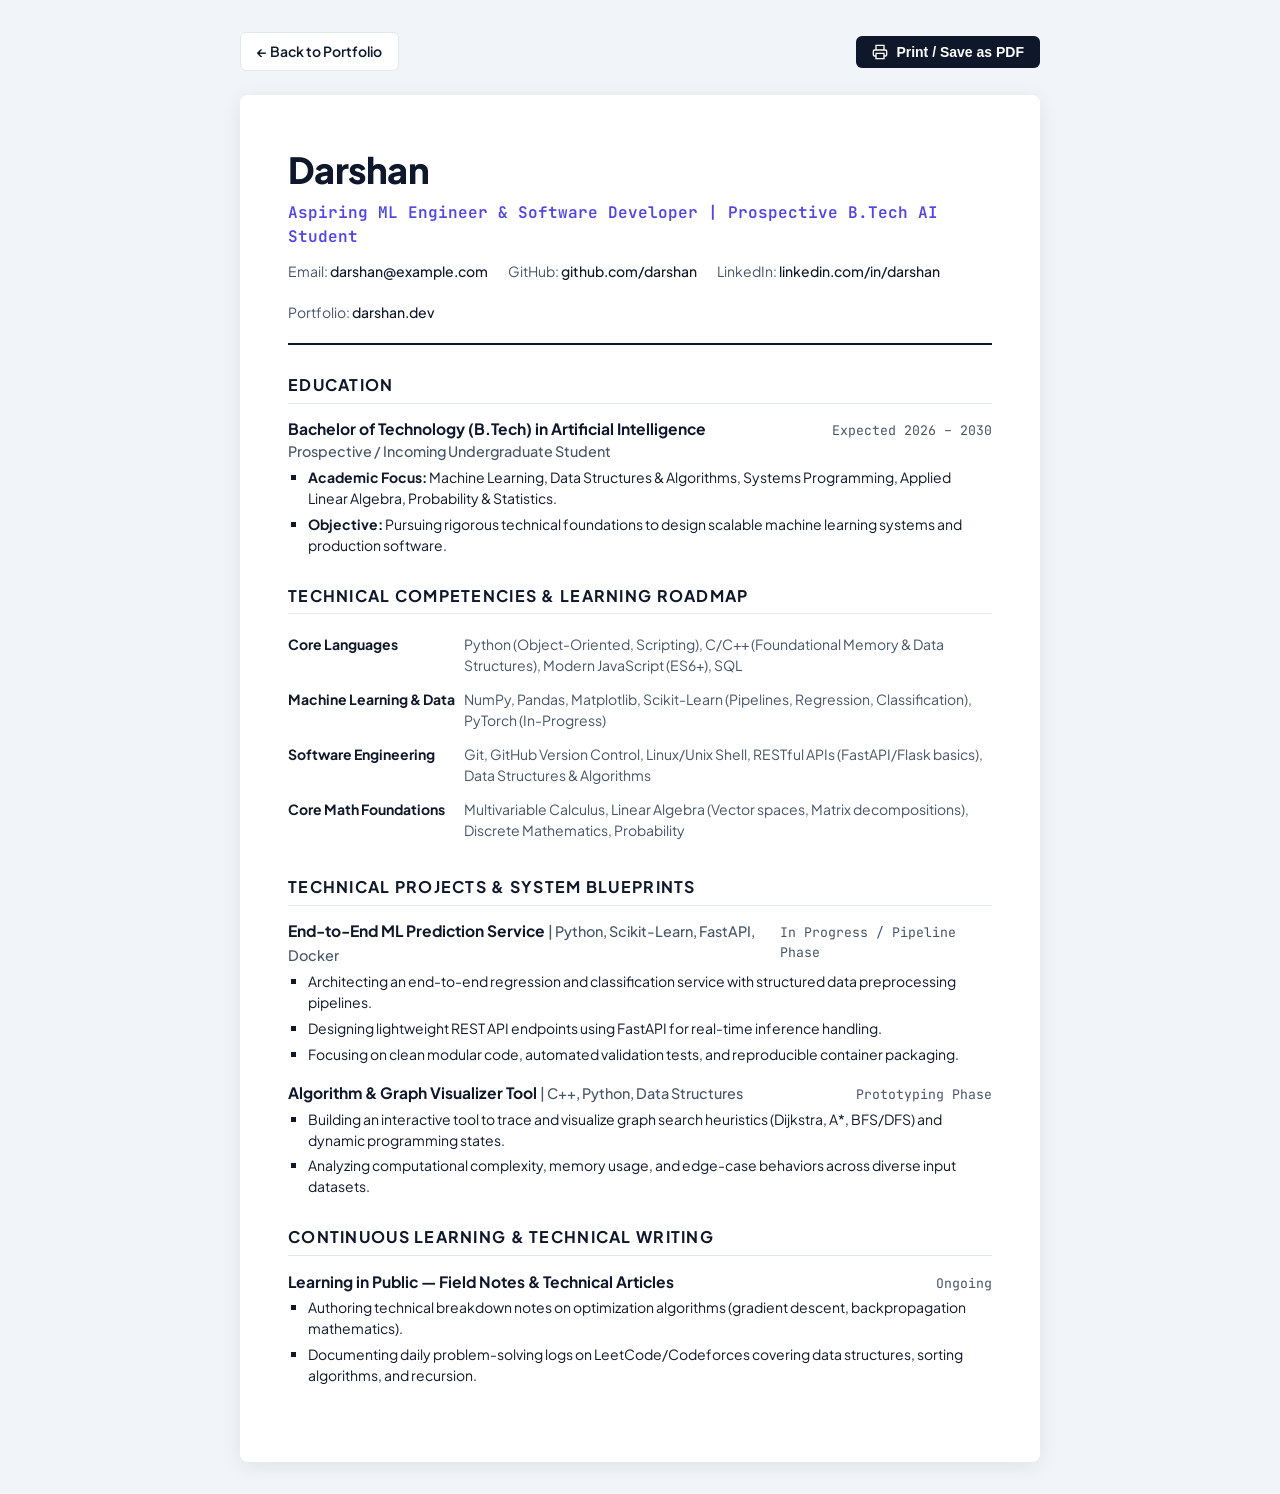
<file: resume.html>
<!DOCTYPE html>
<html lang="en">
<head>
  <meta charset="UTF-8">
  <meta name="viewport" content="width=device-width, initial-scale=1.0">
  <title>Darshan — Resume / CV</title>
  <link rel="preconnect" href="https://fonts.googleapis.com">
  <link rel="preconnect" href="https://fonts.gstatic.com" crossorigin>
  <link href="https://fonts.googleapis.com/css2?family=JetBrains+Mono:wght@400;500;600&family=Plus+Jakarta+Sans:wght@400;500;600;700;800&display=swap" rel="stylesheet">
  <style>
    :root {
      --font-sans: 'Plus Jakarta Sans', -apple-system, BlinkMacSystemFont, 'Segoe UI', Roboto, sans-serif;
      --font-mono: 'JetBrains Mono', monospace;
      --text-dark: #0f172a;
      --text-muted: #475569;
      --border-color: #e2e8f0;
      --accent: #4f46e5;
    }

    * {
      box-sizing: border-box;
      margin: 0;
      padding: 0;
    }

    body {
      font-family: var(--font-sans);
      color: var(--text-dark);
      background-color: #f1f5f9;
      line-height: 1.5;
      padding: 2rem 1rem;
    }

    .top-actions {
      max-width: 800px;
      margin: 0 auto 1.5rem auto;
      display: flex;
      justify-content: space-between;
      align-items: center;
    }

    .action-btn {
      display: inline-flex;
      align-items: center;
      gap: 0.5rem;
      padding: 0.5rem 1rem;
      background: #0f172a;
      color: #ffffff;
      text-decoration: none;
      border-radius: 6px;
      font-size: 0.875rem;
      font-weight: 600;
      cursor: pointer;
      border: none;
    }

    .action-btn.secondary {
      background: #ffffff;
      color: #0f172a;
      border: 1px solid var(--border-color);
    }

    .action-btn:hover {
      opacity: 0.9;
    }

    .resume-sheet {
      max-width: 800px;
      margin: 0 auto;
      background: #ffffff;
      padding: 3rem;
      border-radius: 8px;
      box-shadow: 0 4px 20px rgba(0, 0, 0, 0.08);
    }

    /* Header */
    .resume-header {
      border-bottom: 2px solid var(--text-dark);
      padding-bottom: 1.25rem;
      margin-bottom: 1.75rem;
    }

    .resume-name {
      font-size: 2.25rem;
      font-weight: 800;
      color: var(--text-dark);
      letter-spacing: -0.02em;
    }

    .resume-title {
      font-family: var(--font-mono);
      font-size: 1rem;
      font-weight: 600;
      color: var(--accent);
      margin-top: 0.25rem;
      margin-bottom: 0.75rem;
    }

    .resume-contacts {
      display: flex;
      flex-wrap: wrap;
      gap: 1.25rem;
      font-size: 0.875rem;
      color: var(--text-muted);
    }

    .resume-contacts a {
      color: var(--text-dark);
      text-decoration: none;
      font-weight: 500;
    }

    .resume-contacts a:hover {
      text-decoration: underline;
    }

    /* Sections */
    .resume-section {
      margin-bottom: 1.75rem;
    }

    .section-title {
      font-size: 1rem;
      font-weight: 700;
      text-transform: uppercase;
      letter-spacing: 0.08em;
      color: var(--text-dark);
      border-bottom: 1px solid var(--border-color);
      padding-bottom: 0.35rem;
      margin-bottom: 0.85rem;
    }

    .entry {
      margin-bottom: 1rem;
    }

    .entry-header {
      display: flex;
      justify-content: space-between;
      align-items: baseline;
      margin-bottom: 0.25rem;
    }

    .entry-title {
      font-weight: 700;
      font-size: 0.975rem;
    }

    .entry-subtitle {
      font-weight: 500;
      font-size: 0.9rem;
      color: var(--text-muted);
    }

    .entry-date {
      font-family: var(--font-mono);
      font-size: 0.825rem;
      color: var(--text-muted);
    }

    .entry-bullets {
      list-style-type: square;
      padding-left: 1.25rem;
      font-size: 0.875rem;
      color: var(--text-dark);
      line-height: 1.5;
    }

    .entry-bullets li {
      margin-bottom: 0.3rem;
    }

    /* Skills Table */
    .skills-table {
      width: 100%;
      border-collapse: collapse;
      font-size: 0.875rem;
    }

    .skills-table td {
      padding: 0.4rem 0;
      vertical-align: top;
    }

    .skills-category {
      font-weight: 700;
      width: 25%;
      color: var(--text-dark);
    }

    .skills-list {
      color: var(--text-muted);
    }

    /* Print Styles */
    @media print {
      body {
        background: #ffffff;
        padding: 0;
      }

      .top-actions {
        display: none !important;
      }

      .resume-sheet {
        padding: 0;
        box-shadow: none;
        max-width: 100%;
      }
    }
  </style>
</head>
<body>

  <!-- Top Action Bar (Hidden during print) -->
  <div class="top-actions">
    <a href="index.html" class="action-btn secondary">← Back to Portfolio</a>
    <button onclick="window.print()" class="action-btn">
      <svg width="16" height="16" fill="none" stroke="currentColor" stroke-width="2" viewBox="0 0 24 24">
        <path d="M6 9V2h12v7M6 18H4a2 2 0 0 1-2-2v-5a2 2 0 0 1 2-2h16a2 2 0 0 1 2 2v5a2 2 0 0 1-2 2h-2"></path>
        <path d="M6 14h12v8H6z"></path>
      </svg>
      Print / Save as PDF
    </button>
  </div>

  <!-- Main Printable Resume Sheet -->
  <main class="resume-sheet">
    
    <header class="resume-header">
      <!-- EDIT: Change your name here -->
      <h1 class="resume-name">Darshan</h1>
      <div class="resume-title">Aspiring ML Engineer & Software Developer | Prospective B.Tech AI Student</div>
      
      <div class="resume-contacts">
        <!-- EDIT: Update your contact links -->
        <span>Email: <a href="mailto:darshan@example.com">darshan@example.com</a></span>
        <span>GitHub: <a href="https://github.com" target="_blank" rel="noopener">github.com/darshan</a></span>
        <span>LinkedIn: <a href="https://linkedin.com" target="_blank" rel="noopener">linkedin.com/in/darshan</a></span>
        <span>Portfolio: <a href="index.html">darshan.dev</a></span>
      </div>
    </header>

    <!-- Education Section -->
    <section class="resume-section">
      <h2 class="section-title">Education</h2>
      <div class="entry">
        <div class="entry-header">
          <div>
            <span class="entry-title">Bachelor of Technology (B.Tech) in Artificial Intelligence</span>
            <div class="entry-subtitle">Prospective / Incoming Undergraduate Student</div>
          </div>
          <span class="entry-date">Expected 2026 – 2030</span>
        </div>
        <ul class="entry-bullets">
          <li><strong>Academic Focus:</strong> Machine Learning, Data Structures & Algorithms, Systems Programming, Applied Linear Algebra, Probability & Statistics.</li>
          <li><strong>Objective:</strong> Pursuing rigorous technical foundations to design scalable machine learning systems and production software.</li>
        </ul>
      </div>
    </section>

    <!-- Technical Competencies -->
    <section class="resume-section">
      <h2 class="section-title">Technical Competencies & Learning Roadmap</h2>
      <table class="skills-table">
        <tr>
          <td class="skills-category">Core Languages</td>
          <td class="skills-list">Python (Object-Oriented, Scripting), C/C++ (Foundational Memory & Data Structures), Modern JavaScript (ES6+), SQL</td>
        </tr>
        <tr>
          <td class="skills-category">Machine Learning & Data</td>
          <td class="skills-list">NumPy, Pandas, Matplotlib, Scikit-Learn (Pipelines, Regression, Classification), PyTorch (In-Progress)</td>
        </tr>
        <tr>
          <td class="skills-category">Software Engineering</td>
          <td class="skills-list">Git, GitHub Version Control, Linux/Unix Shell, RESTful APIs (FastAPI/Flask basics), Data Structures & Algorithms</td>
        </tr>
        <tr>
          <td class="skills-category">Core Math Foundations</td>
          <td class="skills-list">Multivariable Calculus, Linear Algebra (Vector spaces, Matrix decompositions), Discrete Mathematics, Probability</td>
        </tr>
      </table>
    </section>

    <!-- Planned & Prototyped Projects -->
    <section class="resume-section">
      <h2 class="section-title">Technical Projects & System Blueprints</h2>

      <div class="entry">
        <div class="entry-header">
          <div>
            <span class="entry-title">End-to-End ML Prediction Service</span>
            <span class="entry-subtitle"> | Python, Scikit-Learn, FastAPI, Docker</span>
          </div>
          <span class="entry-date">In Progress / Pipeline Phase</span>
        </div>
        <ul class="entry-bullets">
          <li>Architecting an end-to-end regression and classification service with structured data preprocessing pipelines.</li>
          <li>Designing lightweight REST API endpoints using FastAPI for real-time inference handling.</li>
          <li>Focusing on clean modular code, automated validation tests, and reproducible container packaging.</li>
        </ul>
      </div>

      <div class="entry">
        <div class="entry-header">
          <div>
            <span class="entry-title">Algorithm & Graph Visualizer Tool</span>
            <span class="entry-subtitle"> | C++, Python, Data Structures</span>
          </div>
          <span class="entry-date">Prototyping Phase</span>
        </div>
        <ul class="entry-bullets">
          <li>Building an interactive tool to trace and visualize graph search heuristics (Dijkstra, A*, BFS/DFS) and dynamic programming states.</li>
          <li>Analyzing computational complexity, memory usage, and edge-case behaviors across diverse input datasets.</li>
        </ul>
      </div>
    </section>

    <!-- Continuous Learning & Initiatives -->
    <section class="resume-section">
      <h2 class="section-title">Continuous Learning & Technical Writing</h2>
      <div class="entry">
        <div class="entry-header">
          <span class="entry-title">Learning in Public — Field Notes & Technical Articles</span>
          <span class="entry-date">Ongoing</span>
        </div>
        <ul class="entry-bullets">
          <li>Authoring technical breakdown notes on optimization algorithms (gradient descent, backpropagation mathematics).</li>
          <li>Documenting daily problem-solving logs on LeetCode/Codeforces covering data structures, sorting algorithms, and recursion.</li>
        </ul>
      </div>
    </section>

  </main>

</body>
</html>
</file>
<file: css/style.css>
/* ==========================================================================
   PORTFOLIO STYLESHEET
   Modern, responsive, developer-focused portfolio design system.
   ========================================================================== */

/* --- Google Fonts Import --- */
@import url('https://fonts.googleapis.com/css2?family=JetBrains+Mono:wght@400;500;600;700&family=Plus+Jakarta+Sans:wght@300;400;500;600;700;800&family=Space+Grotesk:wght@500;600;700&display=swap');

/* --- Root CSS Custom Properties (Theme Tokens) --- */
:root {
  /* Color Palette - Dark Theme (Default) */
  --bg-primary: #0a0d14;
  --bg-secondary: #101522;
  --bg-tertiary: #161c2d;
  --bg-card: rgba(22, 28, 45, 0.7);
  --bg-card-hover: rgba(28, 36, 58, 0.85);
  --bg-badge: rgba(99, 102, 241, 0.12);
  --bg-glass: rgba(16, 21, 34, 0.75);

  --border-subtle: rgba(255, 255, 255, 0.08);
  --border-focus: rgba(99, 102, 241, 0.4);
  --border-card: rgba(255, 255, 255, 0.1);

  --text-primary: #f8fafc;
  --text-secondary: #94a3b8;
  --text-muted: #64748b;
  --text-inverse: #0f172a;

  /* Accent Colors */
  --accent-primary: #6366f1;       /* Electric Indigo */
  --accent-primary-hover: #4f46e5;
  --accent-secondary: #06b6d4;     /* Cyan */
  --accent-emerald: #10b981;       /* Active Green */
  --accent-amber: #f59e0b;         /* In-Progress Amber */
  --accent-purple: #a855f7;        /* Purple */

  --gradient-accent: linear-gradient(135deg, #6366f1 0%, #06b6d4 100%);
  --gradient-accent-subtle: linear-gradient(135deg, rgba(99, 102, 241, 0.15) 0%, rgba(6, 182, 212, 0.1) 100%);
  --gradient-glow: radial-gradient(circle at top right, rgba(99, 102, 241, 0.15), transparent 60%);

  /* Shadows */
  --shadow-sm: 0 2px 8px rgba(0, 0, 0, 0.2);
  --shadow-md: 0 8px 24px rgba(0, 0, 0, 0.35);
  --shadow-lg: 0 16px 40px rgba(0, 0, 0, 0.45);
  --shadow-glow: 0 0 30px rgba(99, 102, 241, 0.25);

  /* Typography */
  --font-sans: 'Plus Jakarta Sans', -apple-system, BlinkMacSystemFont, 'Segoe UI', Roboto, sans-serif;
  --font-heading: 'Space Grotesk', 'Plus Jakarta Sans', sans-serif;
  --font-mono: 'JetBrains Mono', 'SF Mono', Consolas, monospace;

  /* Layout & Spacing */
  --container-max: 1120px;
  --header-height: 72px;
  --radius-sm: 6px;
  --radius-md: 12px;
  --radius-lg: 18px;
  --radius-full: 9999px;

  /* Transitions */
  --transition-fast: 0.15s ease;
  --transition-normal: 0.25s ease;
  --transition-slow: 0.4s cubic-bezier(0.16, 1, 0.3, 1);
}

/* Light Theme Variables */
[data-theme="light"] {
  --bg-primary: #f8fafc;
  --bg-secondary: #ffffff;
  --bg-tertiary: #f1f5f9;
  --bg-card: rgba(255, 255, 255, 0.9);
  --bg-card-hover: #ffffff;
  --bg-badge: rgba(99, 102, 241, 0.08);
  --bg-glass: rgba(255, 255, 255, 0.85);

  --border-subtle: rgba(15, 23, 42, 0.08);
  --border-focus: rgba(99, 102, 241, 0.4);
  --border-card: rgba(15, 23, 42, 0.09);

  --text-primary: #0f172a;
  --text-secondary: #475569;
  --text-muted: #94a3b8;
  --text-inverse: #f8fafc;

  --shadow-sm: 0 2px 8px rgba(15, 23, 42, 0.05);
  --shadow-md: 0 8px 24px rgba(15, 23, 42, 0.08);
  --shadow-lg: 0 16px 40px rgba(15, 23, 42, 0.12);
  --shadow-glow: 0 0 30px rgba(99, 102, 241, 0.15);
}

/* --- Base & Reset --- */
*, *::before, *::after {
  box-sizing: border-box;
  margin: 0;
  padding: 0;
}

html {
  font-family: var(--font-sans);
  font-size: 16px;
  line-height: 1.6;
  color: var(--text-primary);
  background-color: var(--bg-primary);
  scroll-behavior: smooth;
  scroll-padding-top: calc(var(--header-height) + 20px);
  -webkit-font-smoothing: antialiased;
  -moz-osx-font-smoothing: grayscale;
}

body {
  min-height: 100vh;
  position: relative;
  overflow-x: hidden;
  background-color: var(--bg-primary);
  background-image: 
    radial-gradient(at 10% 20%, rgba(99, 102, 241, 0.07) 0px, transparent 50%),
    radial-gradient(at 90% 80%, rgba(6, 182, 212, 0.06) 0px, transparent 50%);
  background-attachment: fixed;
  transition: background-color var(--transition-normal), color var(--transition-normal);
}

/* Background Grid Mesh (Subtle) */
body::before {
  content: '';
  position: fixed;
  top: 0;
  left: 0;
  width: 100%;
  height: 100%;
  background-size: 40px 40px;
  background-image: 
    linear-gradient(to right, var(--border-subtle) 1px, transparent 1px),
    linear-gradient(to bottom, var(--border-subtle) 1px, transparent 1px);
  pointer-events: none;
  z-index: -1;
  opacity: 0.6;
}

img, svg {
  display: block;
  max-width: 100%;
}

a {
  color: inherit;
  text-decoration: none;
  transition: color var(--transition-fast);
}

ul, ol {
  list-style: none;
}

button, input, textarea {
  font: inherit;
  color: inherit;
}

button {
  cursor: pointer;
  border: none;
  background: none;
}

/* --- Container & Utilities --- */
.container {
  width: 100%;
  max-width: var(--container-max);
  margin-left: auto;
  margin-right: auto;
  padding-left: 1.5rem;
  padding-right: 1.5rem;
}

.section {
  padding: 5.5rem 0;
  position: relative;
}

.section-header {
  margin-bottom: 3rem;
}

.section-tag {
  display: inline-flex;
  align-items: center;
  gap: 0.5rem;
  font-family: var(--font-mono);
  font-size: 0.8125rem;
  font-weight: 600;
  text-transform: uppercase;
  letter-spacing: 0.08em;
  color: var(--accent-primary);
  background: var(--bg-badge);
  border: 1px solid var(--border-focus);
  padding: 0.35rem 0.85rem;
  border-radius: var(--radius-full);
  margin-bottom: 0.85rem;
}

.section-title {
  font-family: var(--font-heading);
  font-size: clamp(1.85rem, 3.5vw, 2.5rem);
  font-weight: 700;
  color: var(--text-primary);
  line-height: 1.2;
  letter-spacing: -0.02em;
}

.section-subtitle {
  font-size: 1.05rem;
  color: var(--text-secondary);
  max-width: 650px;
  margin-top: 0.75rem;
  line-height: 1.6;
}

/* --- Navigation Header --- */
.site-header {
  position: fixed;
  top: 0;
  left: 0;
  width: 100%;
  height: var(--header-height);
  background: var(--bg-glass);
  backdrop-filter: blur(14px);
  -webkit-backdrop-filter: blur(14px);
  border-bottom: 1px solid var(--border-subtle);
  z-index: 1000;
  transition: background var(--transition-normal), border-color var(--transition-normal);
}

.nav-container {
  display: flex;
  align-items: center;
  justify-content: space-between;
  height: 100%;
}

.brand-logo {
  display: flex;
  align-items: center;
  gap: 0.65rem;
  font-family: var(--font-heading);
  font-weight: 700;
  font-size: 1.15rem;
  color: var(--text-primary);
}

.logo-icon {
  width: 34px;
  height: 34px;
  background: var(--gradient-accent);
  color: #ffffff;
  border-radius: var(--radius-sm);
  display: flex;
  align-items: center;
  justify-content: center;
  font-family: var(--font-mono);
  font-size: 0.95rem;
  font-weight: 700;
  box-shadow: 0 4px 12px rgba(99, 102, 241, 0.35);
}

.nav-menu {
  display: flex;
  align-items: center;
  gap: 1.75rem;
}

.nav-link {
  font-size: 0.925rem;
  font-weight: 500;
  color: var(--text-secondary);
  position: relative;
  padding: 0.35rem 0;
  transition: color var(--transition-fast);
}

.nav-link:hover, .nav-link.active {
  color: var(--text-primary);
}

.nav-link.active::after {
  content: '';
  position: absolute;
  bottom: -2px;
  left: 0;
  width: 100%;
  height: 2px;
  background: var(--gradient-accent);
  border-radius: 2px;
}

.nav-actions {
  display: flex;
  align-items: center;
  gap: 0.85rem;
}

.theme-toggle-btn {
  display: flex;
  align-items: center;
  justify-content: center;
  width: 38px;
  height: 38px;
  border-radius: var(--radius-sm);
  background: var(--bg-tertiary);
  border: 1px solid var(--border-subtle);
  color: var(--text-secondary);
  transition: all var(--transition-fast);
}

.theme-toggle-btn:hover {
  color: var(--text-primary);
  border-color: var(--border-card);
}

.mobile-menu-btn {
  display: none;
  width: 38px;
  height: 38px;
  align-items: center;
  justify-content: center;
  color: var(--text-primary);
  background: var(--bg-tertiary);
  border: 1px solid var(--border-subtle);
  border-radius: var(--radius-sm);
}

/* --- Buttons & Action Elements --- */
.btn {
  display: inline-flex;
  align-items: center;
  justify-content: center;
  gap: 0.5rem;
  font-weight: 600;
  font-size: 0.925rem;
  padding: 0.65rem 1.25rem;
  border-radius: var(--radius-md);
  transition: all var(--transition-normal);
  white-space: nowrap;
}

.btn-primary {
  background: var(--gradient-accent);
  color: #ffffff;
  box-shadow: 0 4px 14px rgba(99, 102, 241, 0.35);
}

.btn-primary:hover {
  box-shadow: 0 6px 20px rgba(99, 102, 241, 0.5);
  transform: translateY(-1px);
}

.btn-secondary {
  background: var(--bg-tertiary);
  color: var(--text-primary);
  border: 1px solid var(--border-card);
}

.btn-secondary:hover {
  background: var(--bg-card-hover);
  border-color: var(--border-focus);
  transform: translateY(-1px);
}

.btn-outline {
  background: transparent;
  color: var(--text-primary);
  border: 1px solid var(--border-subtle);
}

.btn-outline:hover {
  border-color: var(--accent-primary);
  color: var(--accent-primary);
  background: var(--bg-badge);
}

.btn-sm {
  padding: 0.45rem 0.9rem;
  font-size: 0.825rem;
  border-radius: var(--radius-sm);
}

.btn-icon {
  width: 1.15em;
  height: 1.15em;
  fill: currentColor;
}

/* --- Hero Section --- */
.hero-section {
  padding-top: calc(var(--header-height) + 3.5rem);
  padding-bottom: 5.5rem;
  position: relative;
}

.hero-grid {
  display: grid;
  grid-template-columns: 1.15fr 0.85fr;
  gap: 3.5rem;
  align-items: center;
}

.hero-status {
  display: inline-flex;
  align-items: center;
  gap: 0.6rem;
  padding: 0.4rem 0.95rem;
  background: var(--bg-badge);
  border: 1px solid var(--border-focus);
  border-radius: var(--radius-full);
  font-size: 0.825rem;
  font-family: var(--font-mono);
  font-weight: 500;
  color: var(--text-primary);
  margin-bottom: 1.5rem;
}

.status-dot {
  width: 8px;
  height: 8px;
  border-radius: 50%;
  background: var(--accent-emerald);
  box-shadow: 0 0 10px var(--accent-emerald);
  animation: pulse 2s infinite ease-in-out;
}

@keyframes pulse {
  0% { transform: scale(0.95); opacity: 0.8; }
  50% { transform: scale(1.2); opacity: 1; box-shadow: 0 0 14px var(--accent-emerald); }
  100% { transform: scale(0.95); opacity: 0.8; }
}

.hero-title {
  font-family: var(--font-heading);
  font-size: clamp(2.4rem, 4.5vw, 3.75rem);
  font-weight: 800;
  line-height: 1.12;
  letter-spacing: -0.03em;
  margin-bottom: 1rem;
}

.hero-title .gradient-text {
  background: var(--gradient-accent);
  -webkit-background-clip: text;
  -webkit-text-fill-color: transparent;
}

.hero-role {
  font-family: var(--font-mono);
  font-size: 1.05rem;
  color: var(--accent-secondary);
  font-weight: 600;
  margin-bottom: 1.25rem;
  display: flex;
  align-items: center;
  gap: 0.5rem;
}

.hero-desc {
  font-size: 1.1rem;
  color: var(--text-secondary);
  line-height: 1.65;
  margin-bottom: 2rem;
}

.hero-cta-group {
  display: flex;
  flex-wrap: wrap;
  align-items: center;
  gap: 1rem;
  margin-bottom: 2.25rem;
}

.hero-social-row {
  display: flex;
  align-items: center;
  gap: 0.85rem;
  padding-top: 1.25rem;
  border-top: 1px solid var(--border-subtle);
  flex-wrap: wrap;
}

.hero-social-label {
  font-size: 0.825rem;
  font-family: var(--font-mono);
  color: var(--text-muted);
  text-transform: uppercase;
  letter-spacing: 0.05em;
  margin-right: 0.5rem;
}

.social-link-btn {
  display: inline-flex;
  align-items: center;
  gap: 0.4rem;
  font-size: 0.875rem;
  font-weight: 500;
  color: var(--text-secondary);
  padding: 0.35rem 0.75rem;
  border-radius: var(--radius-sm);
  background: var(--bg-tertiary);
  border: 1px solid var(--border-subtle);
  transition: all var(--transition-fast);
}

.social-link-btn:hover {
  color: var(--text-primary);
  border-color: var(--accent-primary);
  background: var(--bg-badge);
  transform: translateY(-1px);
}

/* Terminal / Code Card in Hero */
.hero-code-card {
  background: var(--bg-card);
  backdrop-filter: blur(12px);
  border: 1px solid var(--border-card);
  border-radius: var(--radius-lg);
  overflow: hidden;
  box-shadow: var(--shadow-lg);
  font-family: var(--font-mono);
}

.terminal-header {
  display: flex;
  align-items: center;
  justify-content: space-between;
  padding: 0.75rem 1rem;
  background: var(--bg-secondary);
  border-bottom: 1px solid var(--border-subtle);
}

.terminal-dots {
  display: flex;
  gap: 6px;
}

.terminal-dot {
  width: 10px;
  height: 10px;
  border-radius: 50%;
}
.dot-red { background: #ef4444; }
.dot-yellow { background: #f59e0b; }
.dot-green { background: #10b981; }

.terminal-title {
  font-size: 0.75rem;
  color: var(--text-muted);
}

.terminal-body {
  padding: 1.5rem;
  font-size: 0.875rem;
  line-height: 1.7;
}

.code-keyword { color: #f43f5e; }
.code-var { color: #38bdf8; }
.code-str { color: #34d399; }
.code-comment { color: var(--text-muted); font-style: italic; }
.code-bool { color: #fb923c; }

/* --- About Section --- */
.about-grid {
  display: grid;
  grid-template-columns: 1fr 1fr;
  gap: 2.5rem;
  align-items: start;
}

.about-text {
  font-size: 1.05rem;
  color: var(--text-secondary);
  line-height: 1.75;
}

.about-text p {
  margin-bottom: 1.25rem;
}

.about-highlight {
  color: var(--text-primary);
  font-weight: 600;
}

.about-pillars {
  display: flex;
  flex-direction: column;
  gap: 1.25rem;
}

.pillar-card {
  background: var(--bg-card);
  border: 1px solid var(--border-card);
  border-radius: var(--radius-md);
  padding: 1.35rem 1.5rem;
  display: flex;
  gap: 1.25rem;
  align-items: flex-start;
  transition: all var(--transition-normal);
}

.pillar-card:hover {
  border-color: var(--border-focus);
  background: var(--bg-card-hover);
  transform: translateY(-2px);
}

.pillar-icon-box {
  width: 42px;
  height: 42px;
  border-radius: var(--radius-sm);
  background: var(--bg-badge);
  border: 1px solid var(--border-focus);
  color: var(--accent-primary);
  display: flex;
  align-items: center;
  justify-content: center;
  flex-shrink: 0;
}

.pillar-title {
  font-size: 1.05rem;
  font-weight: 700;
  color: var(--text-primary);
  margin-bottom: 0.35rem;
}

.pillar-desc {
  font-size: 0.9rem;
  color: var(--text-secondary);
  line-height: 1.5;
}

/* --- Skills & Learning Roadmap Section --- */
.roadmap-container {
  display: flex;
  flex-direction: column;
  gap: 2rem;
}

.tier-card {
  background: var(--bg-card);
  border: 1px solid var(--border-card);
  border-radius: var(--radius-lg);
  padding: 2rem;
  backdrop-filter: blur(10px);
  position: relative;
  overflow: hidden;
  transition: all var(--transition-normal);
}

.tier-card:hover {
  border-color: var(--border-focus);
  box-shadow: var(--shadow-md);
}

.tier-header {
  display: flex;
  align-items: center;
  justify-content: space-between;
  flex-wrap: wrap;
  gap: 1rem;
  margin-bottom: 1.5rem;
  padding-bottom: 1rem;
  border-bottom: 1px solid var(--border-subtle);
}

.tier-title-group {
  display: flex;
  align-items: center;
  gap: 0.75rem;
}

.tier-number {
  font-family: var(--font-mono);
  font-size: 0.85rem;
  font-weight: 700;
  color: var(--accent-secondary);
  background: var(--bg-tertiary);
  padding: 0.25rem 0.6rem;
  border-radius: var(--radius-sm);
  border: 1px solid var(--border-subtle);
}

.tier-title {
  font-family: var(--font-heading);
  font-size: 1.3rem;
  font-weight: 700;
  color: var(--text-primary);
}

.tier-badge {
  font-family: var(--font-mono);
  font-size: 0.75rem;
  font-weight: 600;
  padding: 0.3rem 0.75rem;
  border-radius: var(--radius-full);
  display: inline-flex;
  align-items: center;
  gap: 0.4rem;
}

.badge-active {
  background: rgba(16, 185, 129, 0.12);
  color: var(--accent-emerald);
  border: 1px solid rgba(16, 185, 129, 0.3);
}

.badge-learning {
  background: rgba(99, 102, 241, 0.12);
  color: var(--accent-primary);
  border: 1px solid var(--border-focus);
}

.badge-planned {
  background: rgba(245, 158, 11, 0.12);
  color: var(--accent-amber);
  border: 1px solid rgba(245, 158, 11, 0.3);
}

.skills-grid {
  display: grid;
  grid-template-columns: repeat(auto-fill, minmax(280px, 1fr));
  gap: 1.25rem;
}

.skill-item {
  background: var(--bg-tertiary);
  border: 1px solid var(--border-subtle);
  border-radius: var(--radius-md);
  padding: 1.15rem;
  transition: all var(--transition-fast);
}

.skill-item:hover {
  border-color: var(--border-card);
  transform: translateY(-2px);
}

.skill-header {
  display: flex;
  justify-content: space-between;
  align-items: center;
  margin-bottom: 0.5rem;
}

.skill-name {
  font-weight: 600;
  font-size: 0.95rem;
  color: var(--text-primary);
}

.skill-status-tag {
  font-family: var(--font-mono);
  font-size: 0.72rem;
  color: var(--text-muted);
}

.skill-desc {
  font-size: 0.825rem;
  color: var(--text-secondary);
  line-height: 1.45;
}

/* --- Projects Section --- */
.projects-grid {
  display: grid;
  grid-template-columns: repeat(auto-fit, minmax(320px, 1fr));
  gap: 2rem;
}

.project-card {
  background: var(--bg-card);
  border: 1px solid var(--border-card);
  border-radius: var(--radius-lg);
  overflow: hidden;
  display: flex;
  flex-direction: column;
  backdrop-filter: blur(10px);
  transition: all var(--transition-slow);
  position: relative;
}

.project-card:hover {
  border-color: var(--border-focus);
  transform: translateY(-4px);
  box-shadow: var(--shadow-lg);
}

.project-card-header {
  padding: 1.5rem 1.5rem 0.75rem 1.5rem;
  display: flex;
  justify-content: space-between;
  align-items: flex-start;
  gap: 1rem;
}

.project-blueprint-badge {
  font-family: var(--font-mono);
  font-size: 0.72rem;
  font-weight: 600;
  text-transform: uppercase;
  padding: 0.25rem 0.6rem;
  border-radius: var(--radius-sm);
  background: var(--bg-badge);
  color: var(--accent-primary);
  border: 1px solid var(--border-focus);
}

.project-title {
  font-family: var(--font-heading);
  font-size: 1.25rem;
  font-weight: 700;
  color: var(--text-primary);
  margin-top: 0.5rem;
  line-height: 1.3;
}

.project-body {
  padding: 0 1.5rem 1.5rem 1.5rem;
  flex-grow: 1;
  display: flex;
  flex-direction: column;
}

.project-summary {
  font-size: 0.925rem;
  color: var(--text-secondary);
  line-height: 1.55;
  margin-bottom: 1.25rem;
}

.project-spec-box {
  background: var(--bg-tertiary);
  border: 1px solid var(--border-subtle);
  border-radius: var(--radius-md);
  padding: 1rem;
  margin-bottom: 1.25rem;
}

.spec-title {
  font-family: var(--font-mono);
  font-size: 0.75rem;
  text-transform: uppercase;
  letter-spacing: 0.05em;
  color: var(--accent-secondary);
  margin-bottom: 0.5rem;
  font-weight: 600;
}

.spec-list {
  font-size: 0.825rem;
  color: var(--text-secondary);
  line-height: 1.5;
}

.spec-list li {
  position: relative;
  padding-left: 1.15rem;
  margin-bottom: 0.35rem;
}

.spec-list li::before {
  content: '▹';
  position: absolute;
  left: 0;
  color: var(--accent-primary);
}

.project-tech-tags {
  display: flex;
  flex-wrap: wrap;
  gap: 0.45rem;
  margin-top: auto;
  margin-bottom: 1.25rem;
}

.tech-tag {
  font-family: var(--font-mono);
  font-size: 0.75rem;
  color: var(--text-secondary);
  background: var(--bg-secondary);
  padding: 0.25rem 0.6rem;
  border-radius: var(--radius-sm);
  border: 1px solid var(--border-subtle);
}

.project-footer {
  padding: 1rem 1.5rem;
  background: var(--bg-secondary);
  border-top: 1px solid var(--border-subtle);
  display: flex;
  align-items: center;
  justify-content: space-between;
}

.project-status {
  font-family: var(--font-mono);
  font-size: 0.78rem;
  display: flex;
  align-items: center;
  gap: 0.4rem;
  color: var(--text-muted);
}

/* --- Notes & Learning Blog Section --- */
.notes-grid {
  display: grid;
  grid-template-columns: repeat(auto-fit, minmax(300px, 1fr));
  gap: 1.75rem;
}

.note-card {
  background: var(--bg-card);
  border: 1px solid var(--border-card);
  border-radius: var(--radius-lg);
  padding: 1.75rem;
  display: flex;
  flex-direction: column;
  transition: all var(--transition-normal);
  position: relative;
}

.note-card:hover {
  border-color: var(--border-focus);
  transform: translateY(-3px);
  box-shadow: var(--shadow-md);
}

.note-meta {
  display: flex;
  align-items: center;
  gap: 0.75rem;
  font-family: var(--font-mono);
  font-size: 0.75rem;
  color: var(--text-muted);
  margin-bottom: 0.75rem;
}

.note-tag {
  color: var(--accent-secondary);
  background: var(--bg-tertiary);
  padding: 0.2rem 0.5rem;
  border-radius: var(--radius-sm);
  border: 1px solid var(--border-subtle);
}

.note-title {
  font-family: var(--font-heading);
  font-size: 1.18rem;
  font-weight: 700;
  color: var(--text-primary);
  margin-bottom: 0.75rem;
  line-height: 1.35;
}

.note-excerpt {
  font-size: 0.9rem;
  color: var(--text-secondary);
  line-height: 1.6;
  margin-bottom: 1.25rem;
  flex-grow: 1;
}

.note-footer {
  display: flex;
  align-items: center;
  justify-content: space-between;
  font-size: 0.85rem;
  font-weight: 600;
  color: var(--accent-primary);
}

/* --- Contact & Resume Section --- */
.contact-grid {
  display: grid;
  grid-template-columns: 1fr 1fr;
  gap: 3rem;
  align-items: start;
}

.contact-card-main {
  background: var(--bg-card);
  border: 1px solid var(--border-card);
  border-radius: var(--radius-lg);
  padding: 2.25rem;
  backdrop-filter: blur(10px);
}

.contact-card-main h3 {
  font-family: var(--font-heading);
  font-size: 1.5rem;
  font-weight: 700;
  margin-bottom: 0.75rem;
}

.contact-card-main p {
  color: var(--text-secondary);
  font-size: 0.95rem;
  line-height: 1.6;
  margin-bottom: 2rem;
}

.contact-direct-box {
  background: var(--bg-tertiary);
  border: 1px solid var(--border-subtle);
  border-radius: var(--radius-md);
  padding: 1.25rem;
  margin-bottom: 1.5rem;
  display: flex;
  align-items: center;
  justify-content: space-between;
  gap: 1rem;
}

.direct-email-label {
  font-family: var(--font-mono);
  font-size: 0.75rem;
  color: var(--text-muted);
  text-transform: uppercase;
}

.direct-email-value {
  font-weight: 600;
  font-size: 0.95rem;
  color: var(--text-primary);
}

.copy-btn {
  background: var(--bg-card);
  border: 1px solid var(--border-subtle);
  color: var(--text-secondary);
  padding: 0.5rem 0.85rem;
  border-radius: var(--radius-sm);
  font-size: 0.8125rem;
  font-weight: 600;
  display: inline-flex;
  align-items: center;
  gap: 0.4rem;
  transition: all var(--transition-fast);
}

.copy-btn:hover {
  color: var(--text-primary);
  border-color: var(--accent-primary);
}

.social-grid {
  display: grid;
  grid-template-columns: repeat(2, 1fr);
  gap: 0.85rem;
  margin-bottom: 1.75rem;
}

.social-card {
  background: var(--bg-tertiary);
  border: 1px solid var(--border-subtle);
  border-radius: var(--radius-md);
  padding: 1rem;
  display: flex;
  align-items: center;
  gap: 0.85rem;
  transition: all var(--transition-fast);
}

.social-card:hover {
  border-color: var(--accent-primary);
  background: var(--bg-badge);
  transform: translateY(-2px);
}

.social-card-icon {
  width: 32px;
  height: 32px;
  border-radius: var(--radius-sm);
  background: var(--bg-secondary);
  display: flex;
  align-items: center;
  justify-content: center;
  color: var(--accent-primary);
}

.social-card-title {
  font-weight: 600;
  font-size: 0.9rem;
  color: var(--text-primary);
}

.social-card-handle {
  font-size: 0.75rem;
  color: var(--text-muted);
  font-family: var(--font-mono);
}

/* Quick Form */
.contact-form-card {
  background: var(--bg-card);
  border: 1px solid var(--border-card);
  border-radius: var(--radius-lg);
  padding: 2.25rem;
  backdrop-filter: blur(10px);
}

.form-group {
  margin-bottom: 1.25rem;
}

.form-label {
  display: block;
  font-size: 0.85rem;
  font-weight: 600;
  margin-bottom: 0.4rem;
  color: var(--text-primary);
}

.form-input, .form-textarea {
  width: 100%;
  background: var(--bg-tertiary);
  border: 1px solid var(--border-subtle);
  border-radius: var(--radius-sm);
  padding: 0.75rem 1rem;
  font-size: 0.925rem;
  color: var(--text-primary);
  outline: none;
  transition: border-color var(--transition-fast);
}

.form-input:focus, .form-textarea:focus {
  border-color: var(--accent-primary);
  box-shadow: 0 0 0 3px rgba(99, 102, 241, 0.15);
}

.form-textarea {
  resize: vertical;
  min-height: 120px;
}

/* --- Toast Notification --- */
.toast-notification {
  position: fixed;
  bottom: 2rem;
  right: 2rem;
  background: var(--bg-secondary);
  color: var(--text-primary);
  border: 1px solid var(--accent-emerald);
  padding: 0.85rem 1.35rem;
  border-radius: var(--radius-md);
  box-shadow: var(--shadow-lg);
  font-size: 0.875rem;
  font-weight: 600;
  display: flex;
  align-items: center;
  gap: 0.65rem;
  z-index: 9999;
  transform: translateY(100px);
  opacity: 0;
  pointer-events: none;
  transition: all 0.3s cubic-bezier(0.16, 1, 0.3, 1);
}

.toast-notification.show {
  transform: translateY(0);
  opacity: 1;
  pointer-events: auto;
}

/* --- Footer --- */
.site-footer {
  padding: 3.5rem 0 2.5rem 0;
  border-top: 1px solid var(--border-subtle);
  background: var(--bg-secondary);
  font-size: 0.875rem;
  color: var(--text-muted);
}

.footer-content {
  display: flex;
  justify-content: space-between;
  align-items: center;
  flex-wrap: wrap;
  gap: 1.5rem;
}

.footer-links {
  display: flex;
  gap: 1.5rem;
}

.footer-links a:hover {
  color: var(--text-primary);
}

/* --- Responsive Media Queries --- */
@media (max-width: 992px) {
  .hero-grid {
    grid-template-columns: 1fr;
    gap: 2.5rem;
  }

  .about-grid, .contact-grid {
    grid-template-columns: 1fr;
    gap: 2rem;
  }
}

@media (max-width: 768px) {
  .section {
    padding: 4rem 0;
  }

  .nav-menu {
    position: fixed;
    top: var(--header-height);
    left: 0;
    width: 100%;
    background: var(--bg-secondary);
    border-bottom: 1px solid var(--border-subtle);
    flex-direction: column;
    padding: 1.5rem;
    gap: 1.25rem;
    transform: translateY(-150%);
    opacity: 0;
    pointer-events: none;
    transition: all 0.3s ease;
  }

  .nav-menu.open {
    transform: translateY(0);
    opacity: 1;
    pointer-events: auto;
    box-shadow: var(--shadow-lg);
  }

  .mobile-menu-btn {
    display: flex;
  }

  .social-grid {
    grid-template-columns: 1fr;
  }
}
</file>
